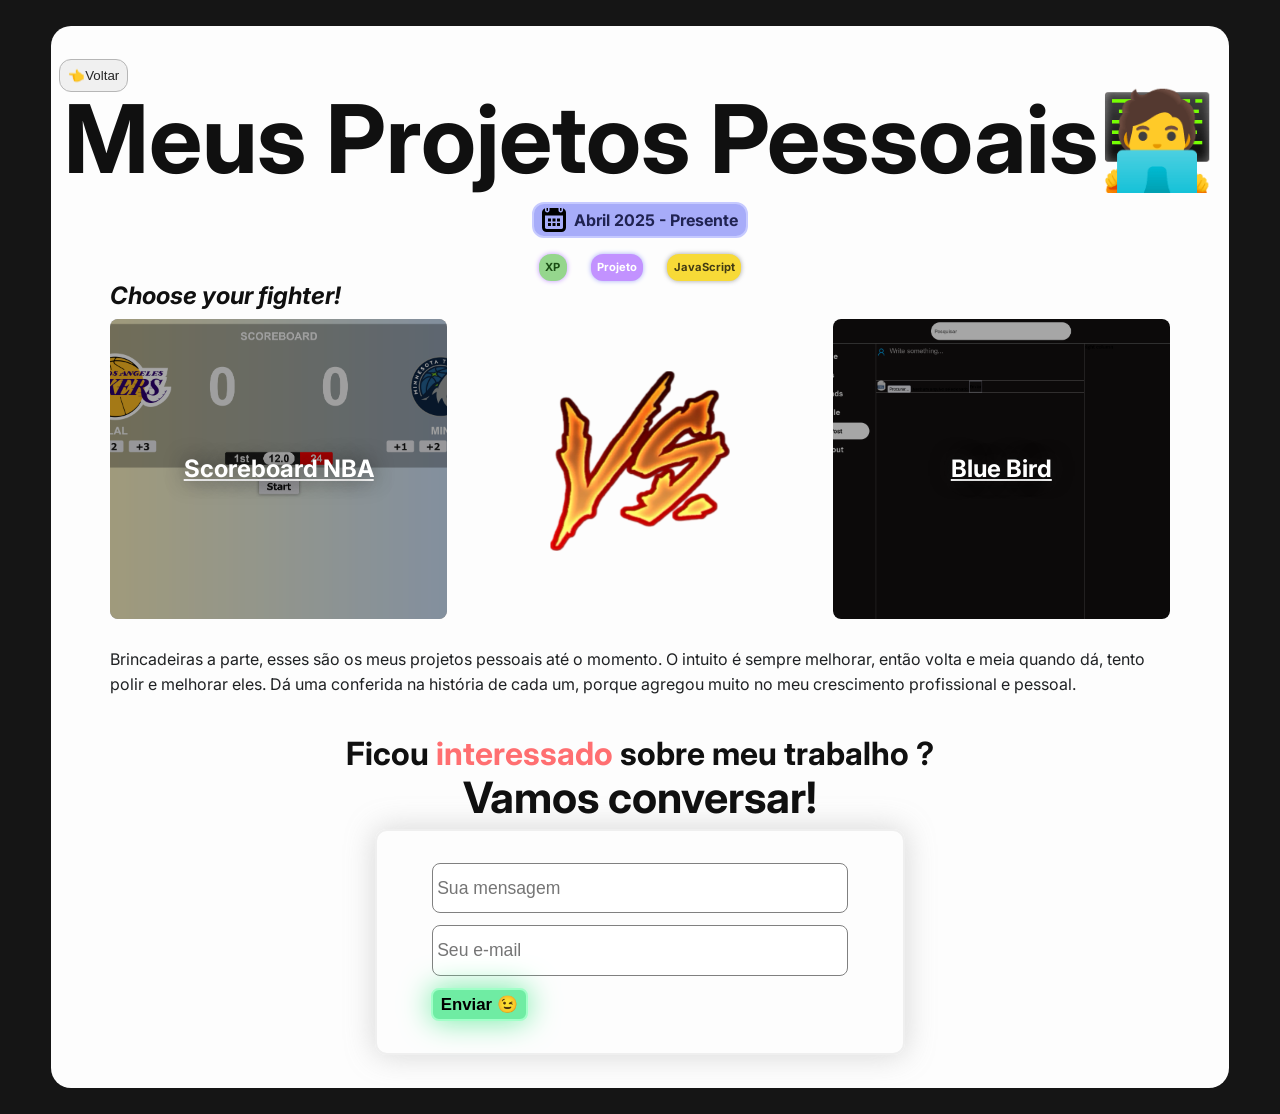
<file: src/projetos-pessoais.html>
<!DOCTYPE HTML>
<html lang="pt-br">
    <header>
        <meta charset="UTF-8">
        <meta name="viewport" content="width=device-width,initial-scale=1.0">
        <link rel="stylesheet" href="https://baronemarbles.github.io/Marbles.dev/src/css/projetos-pessoais.css">
        <link rel="preconnect" href="https://fonts.googleapis.com">
        <link rel="preconnect" href="https://fonts.gstatic.com" crossorigin>
        <link href="https://fonts.googleapis.com/css2?family=Inter:ital,opsz,wght@0,14..32,100..900;1,14..32,100..900&display=swap" rel="stylesheet">
        <title>Projetos Pessoais</title>
    </header>
    <body>
        <div class="root">
            <div class="head-content">
                <a href="../index.html"><button class="botao-voltar">&#128072Voltar</button></a>

                <h1>Meus Projetos Pessoais🧑‍💻</h1>
                <br>
                
                <div class="duracao-container">
                    <img src="./assets/calendarioSVG.svg" alt="imagem SVG de um calendário">
                    <h4>Abril 2025 - Presente</h4>
                </div>    

                <div class="badges-container d-flex">
                    <div class="first-row row d-flex">
                        <div class="badge" id="xp-badge" style="--highlight:#c292ff">XP</div>
                        <div class="badge" id="projeto-badge" style="--highlight:#a7acf9">Projeto</div>
                        <div class="badge" id="javascript-badge" style="--highlight:#a3a3a3">JavaScript</div>
                    </div>                
                </div>
            </div>
            <div class="recuo-padrao" id="descricao-section">
                <h3><em>Choose your fighter!</em></h3>
                
                <div class="container-projetos-wordpress">
                    <div class="container-identidades-visuais" id="scrimba">
                        <img class="identidades-visuais"src="./assets/projetos-pessoais/scoreBoard-NBA/Scoreboard-home.png" alt="imagem da primeira seção do projeto de estudo do curso de JavaScript da 'Scrimba'">
                        <h3><a href="./experiencias/projetos-pessoais/scrimba-javascript.html">Scoreboard NBA</a></h3>
                    </div>

                    <div class="container-versus">
                        <img id="logoMK"src="./assets/mKombatVersus.png" alt="Logo representando o 'player Versus player' do Mortal Kombat">
                    </div>

                    <div class="container-identidades-visuais" id="bleBird">
                        <img class="identidades-visuais"src="./assets/projetos-pessoais/blueBird/blueBird-home.png" alt="imagem da primeira seção do site de objeto de estudo 'bluebird'">
                        <h3><a href="./experiencias/projetos-pessoais/blue-bird.html">Blue Bird</a></h3>
                    </div>
                </div>
                <br>
                <p>Brincadeiras a parte, esses são os meus projetos pessoais até o momento. O intuito é sempre melhorar, então volta e meia quando dá, tento polir e melhorar eles. Dá uma conferida na história de cada um, porque agregou muito no meu crescimento profissional e pessoal.</p>
                <br>

            <footer>
                <h2 class="titulos-secao" id="titulo-secao-email">Ficou <a>interessado</a> sobre meu trabalho ?</h2>
                <h2 class="titulos-secao" id="titulo-secao-email-destaque">Vamos conversar!</h2>
                <div class="form-container">
                    <form class=" formulario d-flex" action="https://formsubmit.co/5d43cd76a6474870756ec90a44165499" method="POST">
                        <input type="hidden" name="_subject" value="Novo envio do formulário do Portifolio!">
                        <input type="hidden" name="_blacklist" value="Sua conta foi suspensa/bloqueada. Clique aqui para atualizar,Verifique sua identidade agora ou perderá o acesso,Sua conta tem um login suspeito">
                        <input type="text" name="name" placeholder="Sua mensagem">
                        <input type="email" name="email" placeholder="Seu e-mail" required>
                        <button type="submit">Enviar &#128521</button>
                        <input type="hidden" name="_autoresponse" value="Obrigado por entrar em contato! Em breve o responderei.">
                        <input type="hidden" name="_next" value="http://127.0.0.1:5501/thx-page.html">
                    </form> 
                </div>
            </footer>
        </div>
    </body>
    

    <script src="./js/fatosefontes.js"></script>
</html>
</file>
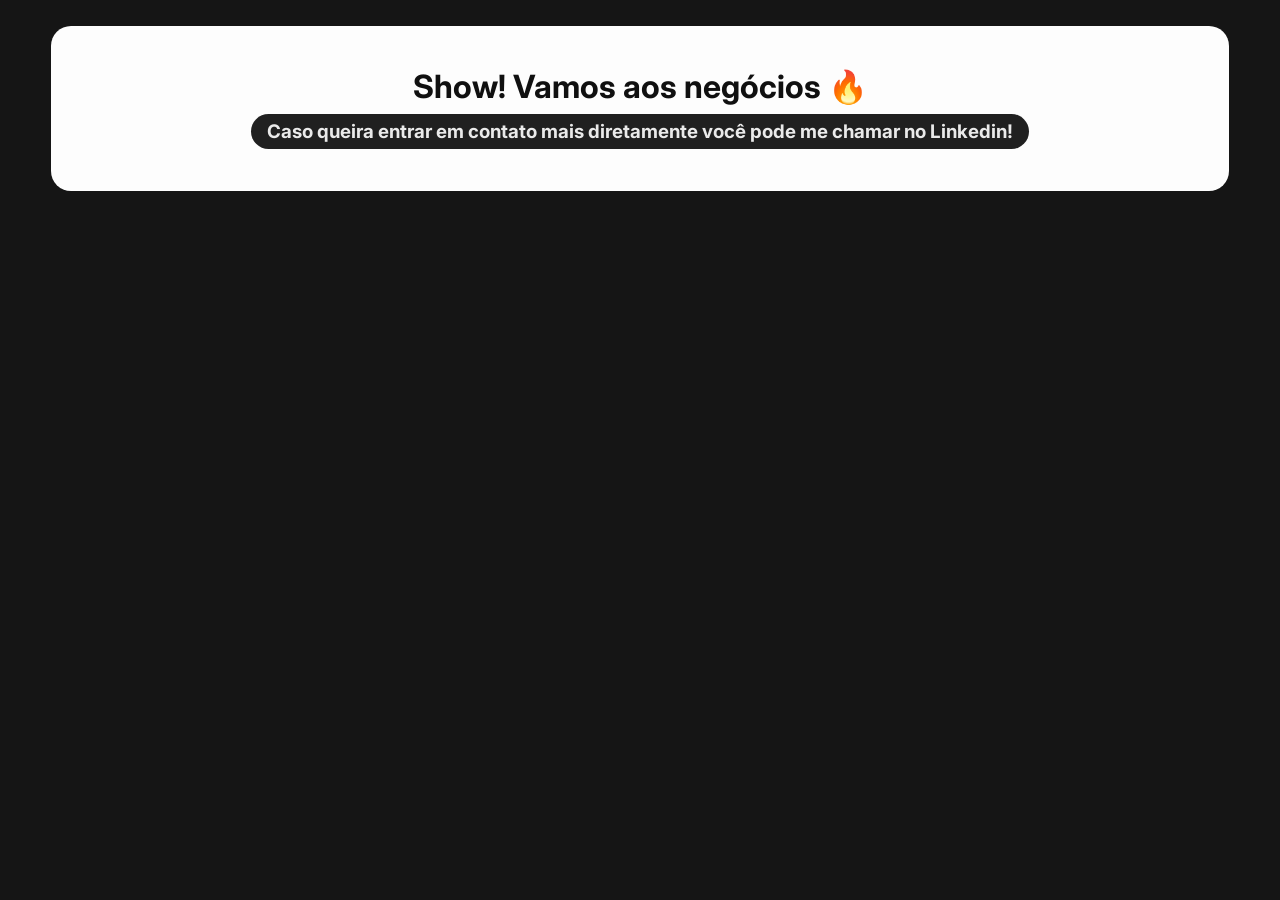
<file: src/thx-page.html>
<!DOCTYPE HTML>
<html lang="pt-br">
    <header>
        <meta charset="UTF-8">
        <meta name="viewport" content="width=device-width,initial-scale=1.0">
        <link rel="stylesheet" href="https://baronemarbles.github.io/Marbles.dev/src/thx.css">
        <link rel="preconnect" href="https://fonts.googleapis.com">
        <link rel="preconnect" href="https://fonts.gstatic.com" crossorigin>
        <link href="https://fonts.googleapis.com/css2?family=Inter:ital,opsz,wght@0,14..32,100..900;1,14..32,100..900&display=swap" rel="stylesheet">
        <title>Obrigado!</title>
    </header>
    <body>
        <div class="root">
            <div class="head-content">
                <h2>Show! Vamos aos negócios &#128293</h2>

                <h3>Caso queira entrar em contato mais diretamente você pode me chamar no Linkedin!</h3>
                
            </div>
        </div>
    </body>
    <footer></footer>

    <script src="./main.js"></script>
</html>
</file>
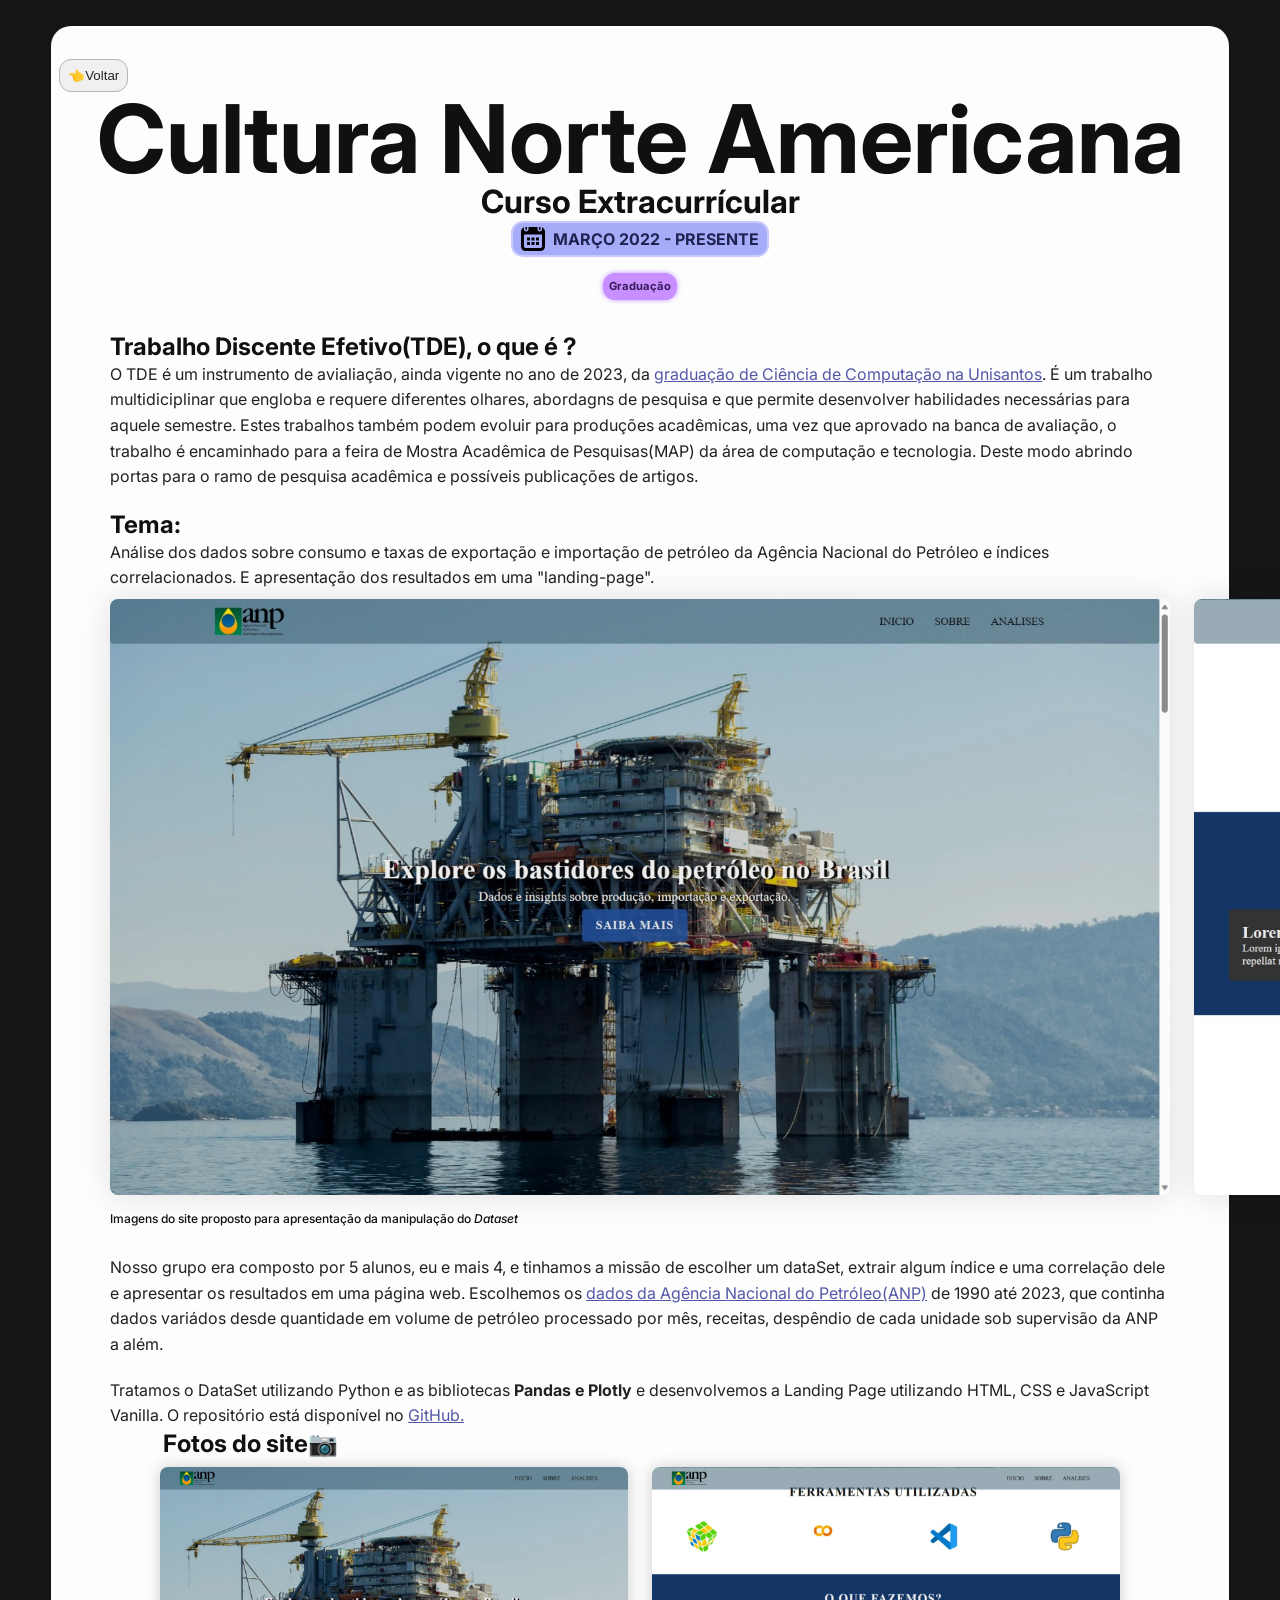
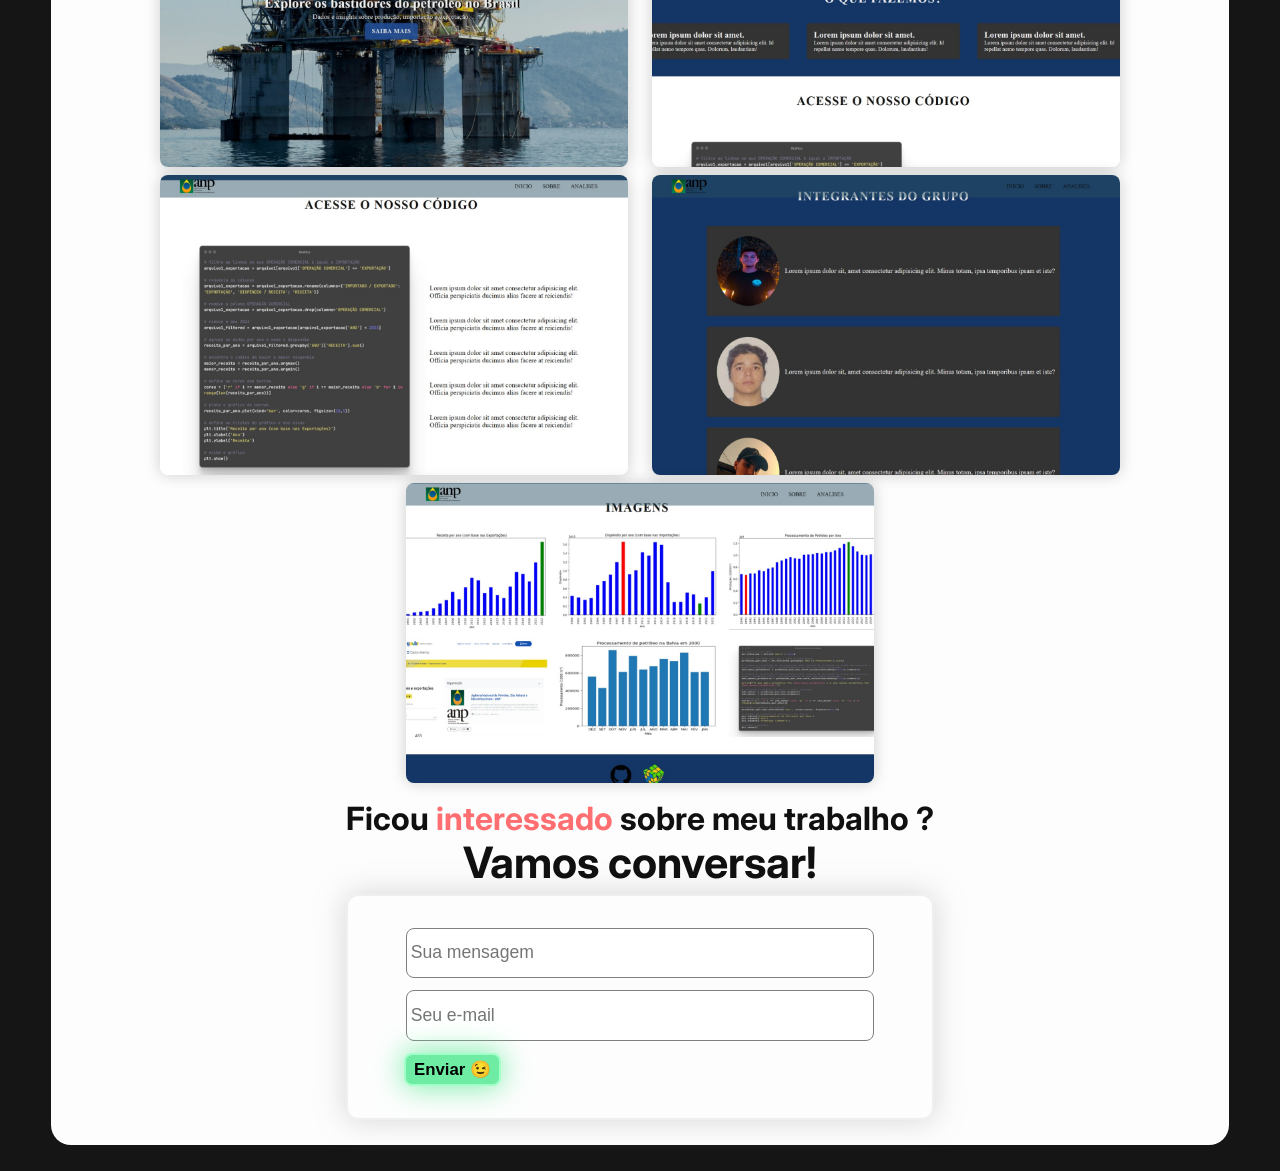
<file: src/formacao/cna.html>
<!DOCTYPE HTML>
<html lang="pt-br">
    <header>
        <meta charset="UTF-8">
        <meta name="viewport" content="width=device-width,initial-scale=1.0">
        <link rel="stylesheet" href="https://baronemarbles.github.io/Marbles.dev/src/css/petroleo.css">
        <link rel="preconnect" href="https://fonts.googleapis.com">
        <link rel="preconnect" href="https://fonts.gstatic.com" crossorigin>
        <link href="https://fonts.googleapis.com/css2?family=Inter:ital,opsz,wght@0,14..32,100..900;1,14..32,100..900&display=swap" rel="stylesheet">
        <title>Curso CNA</title>
    </header>
    <body>
        <div class="root">
            <div class="head-content">
                <a href="https://baronemarbles.github.io/Marbles.dev/index.html"><button class="botao-voltar">&#128072Voltar</button></a>

                <h1>Cultura Norte Americana</h1>
                <h2>Curso Extracurrícular</h2>
                
                <div class="duracao-container">
                    <img src="https://baronemarbles.github.io/Marbles.dev/src/assets/calendarioSVG.svg" alt="imagem SVG de um calendário">
                    <h4>MARÇO 2022 - PRESENTE</h4>
                </div>    

                <div class="badges-container d-flex">
                    <div class="first-row row d-flex">
                        <div class="badge" id="graduacao-badge" style="--highlight:#c292ff">Graduação</div>
                    </div>
                    
                </div>
            </div>

            <div class="recuo-padrao" id="descricao-section" style="margin-top: 2rem";>
                <h3>Trabalho Discente Efetivo(TDE), o que é ?</h3>

                <div class="container-projeto-previsao">
                    <p>O TDE é um instrumento de avialiação, ainda vigente no ano de 2023, da <a href="https://baronemarbles.github.io/Marbles.dev/src/formacao/unisantos.html">graduação de Ciência de Computação na Unisantos</a>. É um trabalho multidiciplinar que engloba e requere diferentes olhares, abordagns de pesquisa e  que permite desenvolver habilidades necessárias para aquele semestre. Estes trabalhos também podem evoluir para produções acadêmicas, uma vez que aprovado na banca de avaliação, o trabalho é encaminhado para a feira de Mostra Acadêmica de Pesquisas(MAP) da área de computação e tecnologia. Deste modo abrindo portas para o ramo de pesquisa acadêmica e possíveis publicações de artigos. </p>
                    
                    <br>

                    <h3>Tema: </h3>
                    <p style="margin-bottom: var(--qtd-margem-entre-sessao);">Análise dos dados sobre consumo e taxas de exportação e importação de petróleo da Agência Nacional do Petróleo e índices correlacionados. E apresentação dos resultados em uma "landing-page".</p>
                    <div class="container-identidades-visuais d-flex" id="projeto-academico-anp-designs">
                        <img class="identidades-visuais" id="home-1" src="https://baronemarbles.github.io/Marbles.dev/src/assets/projetos-academicos/anp-site/1.jpeg" alt="Tela da primeira sessão site de apersentação dos resultados da manipulação do dataSet" style="box-shadow:0 0 30px rgba(20,20,20,.125);">
                        <img class="identidades-visuais" id="home-2" src="https://baronemarbles.github.io/Marbles.dev/src/assets/projetos-academicos/anp-site/2.jpg" alt="Tela da segunda sessão site de apersentação dos resultados da manipulação do dataSet" style="box-shadow:0 0 30px rgba(20,20,20,.125);">                       
                    </div>
                    <div class="container-legenda">
                            <small>Imagens do site proposto para apresentação da manipulação do <em>Dataset</em></small>
                    </div>
                    <br>
    
                    <p>Nosso grupo era composto por 5 alunos, eu e mais 4, e tinhamos a missão de escolher um dataSet, extrair algum índice e uma correlação dele e apresentar os resultados em uma página web. Escolhemos os <a href="https://www.gov.br/anp/pt-br/centrais-de-conteudo/dados-abertos/importacoes-e-exportacoes">dados da Agência Nacional do Petróleo(ANP)</a> de 1990 até 2023, que continha dados variádos desde quantidade em volume de petróleo processado por mês, receitas, despêndio de cada unidade sob supervisão da ANP a além.</p>
                    <br>
                    <p>Tratamos o DataSet utilizando Python e as bibliotecas <b>Pandas e Plotly</b> e desenvolvemos a Landing Page utilizando HTML, CSS e JavaScript Vanilla. O repositório está disponível no <a href="https://github.com/baronemarbles/SiteAcessivel/">GitHub.</a></p>
                </div>

                <div id="fotos-section">
                
                    <h3 class="recuo-padrao title-media-section">Fotos do site&#128247</h3>
        
                    <div class="container-fotos-projeto d-grid" id="coletanea-fatosefontes">
                        <div class="grid-offset" id="left-side-grid">
        
                        </div>
                        
                        <div id="content-grid">
                            <div class="row d-flex" id="first-row">
                                <div class="container-foto" id="foto-1"><img src="https://baronemarbles.github.io/Marbles.dev/src/assets/projetos-academicos/anp-site/1.jpeg" alt="imagem de uma seção do site do Jornal Local Santos"></div>
                                <div class="container-foto" id="foto-2"><img src="https://baronemarbles.github.io/Marbles.dev/src/assets/projetos-academicos/anp-site/2.jpg" alt="imagem de uma seção do site do Jornal Local Santos"></div>
                            </div>
        
                            <div class="row d-flex" id="second-row">
                                <div class="container-foto" id="foto-3"><img src="https://baronemarbles.github.io/Marbles.dev/src/assets/projetos-academicos/anp-site/3.jpg" alt="imagem de uma seção do site do Jornal Local Santos"></div>
                                <div class="container-foto" id="foto-4"><img src="https://baronemarbles.github.io/Marbles.dev/src/assets/projetos-academicos/anp-site/4.jpg" alt="imagem de uma seção do site do Jornal Local Santos"></div>
                            </div>
        
                            <div class="row d-flex" id="third-row">
                                <div class="container-foto" id="foto-5"><img src="https://baronemarbles.github.io/Marbles.dev/src/assets/projetos-academicos/anp-site/5.jpg" alt="imagem de uma seção do site do Jornal Local Santos"></div>
                            </div>
                        </div>
        
                        <div class="grid-offset" id="right-side-grid"></div>
        
                    </div>
                </div>
            </div>


            <footer>
                <h2 class="titulos-secao" id="titulo-secao-email">Ficou <a>interessado</a> sobre meu trabalho ?</h2>
                <h2 class="titulos-secao" id="titulo-secao-email-destaque">Vamos conversar!</h2>
                <div class="form-container">
                    <form class=" formulario d-flex" action="https://formsubmit.co/5d43cd76a6474870756ec90a44165499" method="POST">
                        <input type="hidden" name="_subject" value="Novo envio do formulário do Portifolio!">
                        <input type="hidden" name="_blacklist" value="Sua conta foi suspensa/bloqueada. Clique aqui para atualizar,Verifique sua identidade agora ou perderá o acesso,Sua conta tem um login suspeito">
                        <input type="text" name="name" placeholder="Sua mensagem">
                        <input type="email" name="email" placeholder="Seu e-mail" required>
                        <button type="submit">Enviar &#128521</button>
                        <input type="hidden" name="_autoresponse" value="Obrigado por entrar em contato! Em breve o responderei.">
                        <input type="hidden" name="_next" value="http://127.0.0.1:5501/thx-page.html">
                    </form> 
                </div>
            </footer>
        </div>
    </body>
    

    <script src="/src/js/fatosefontes.js"></script>
</html>
</file>
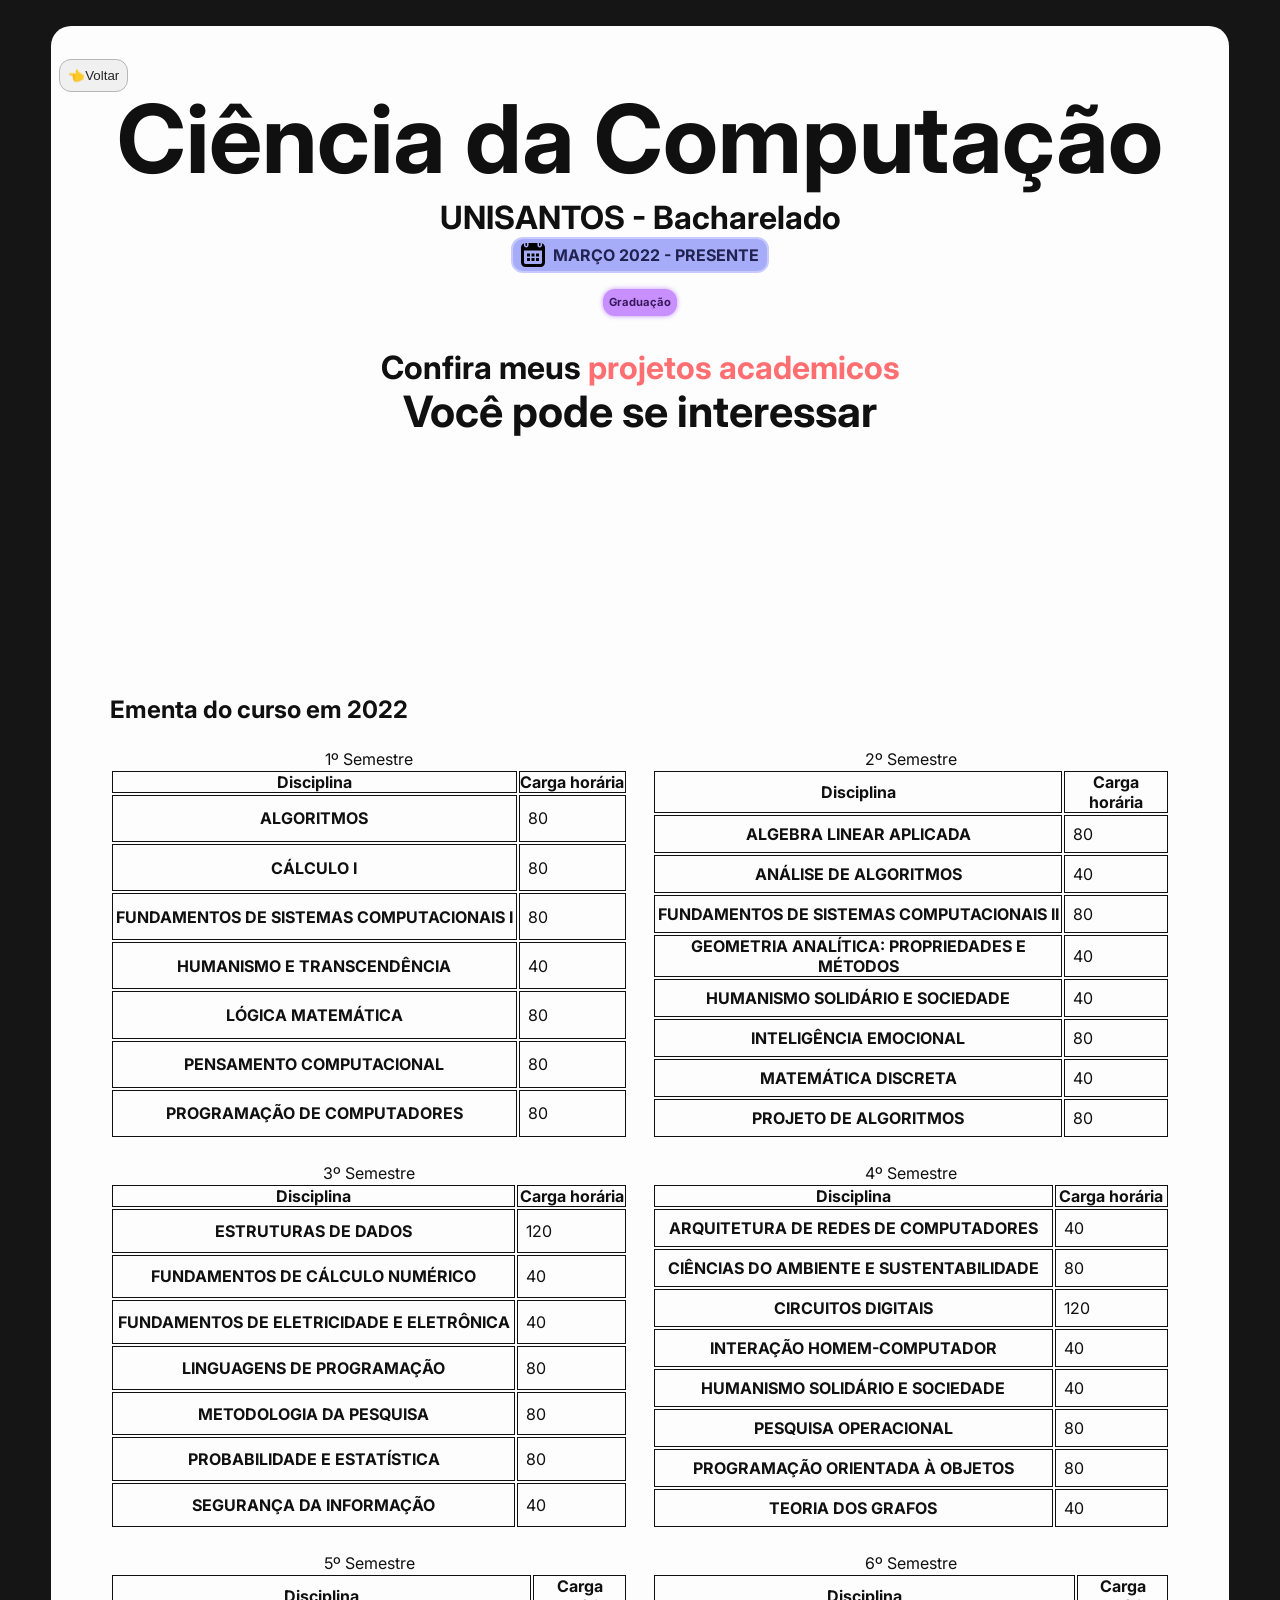
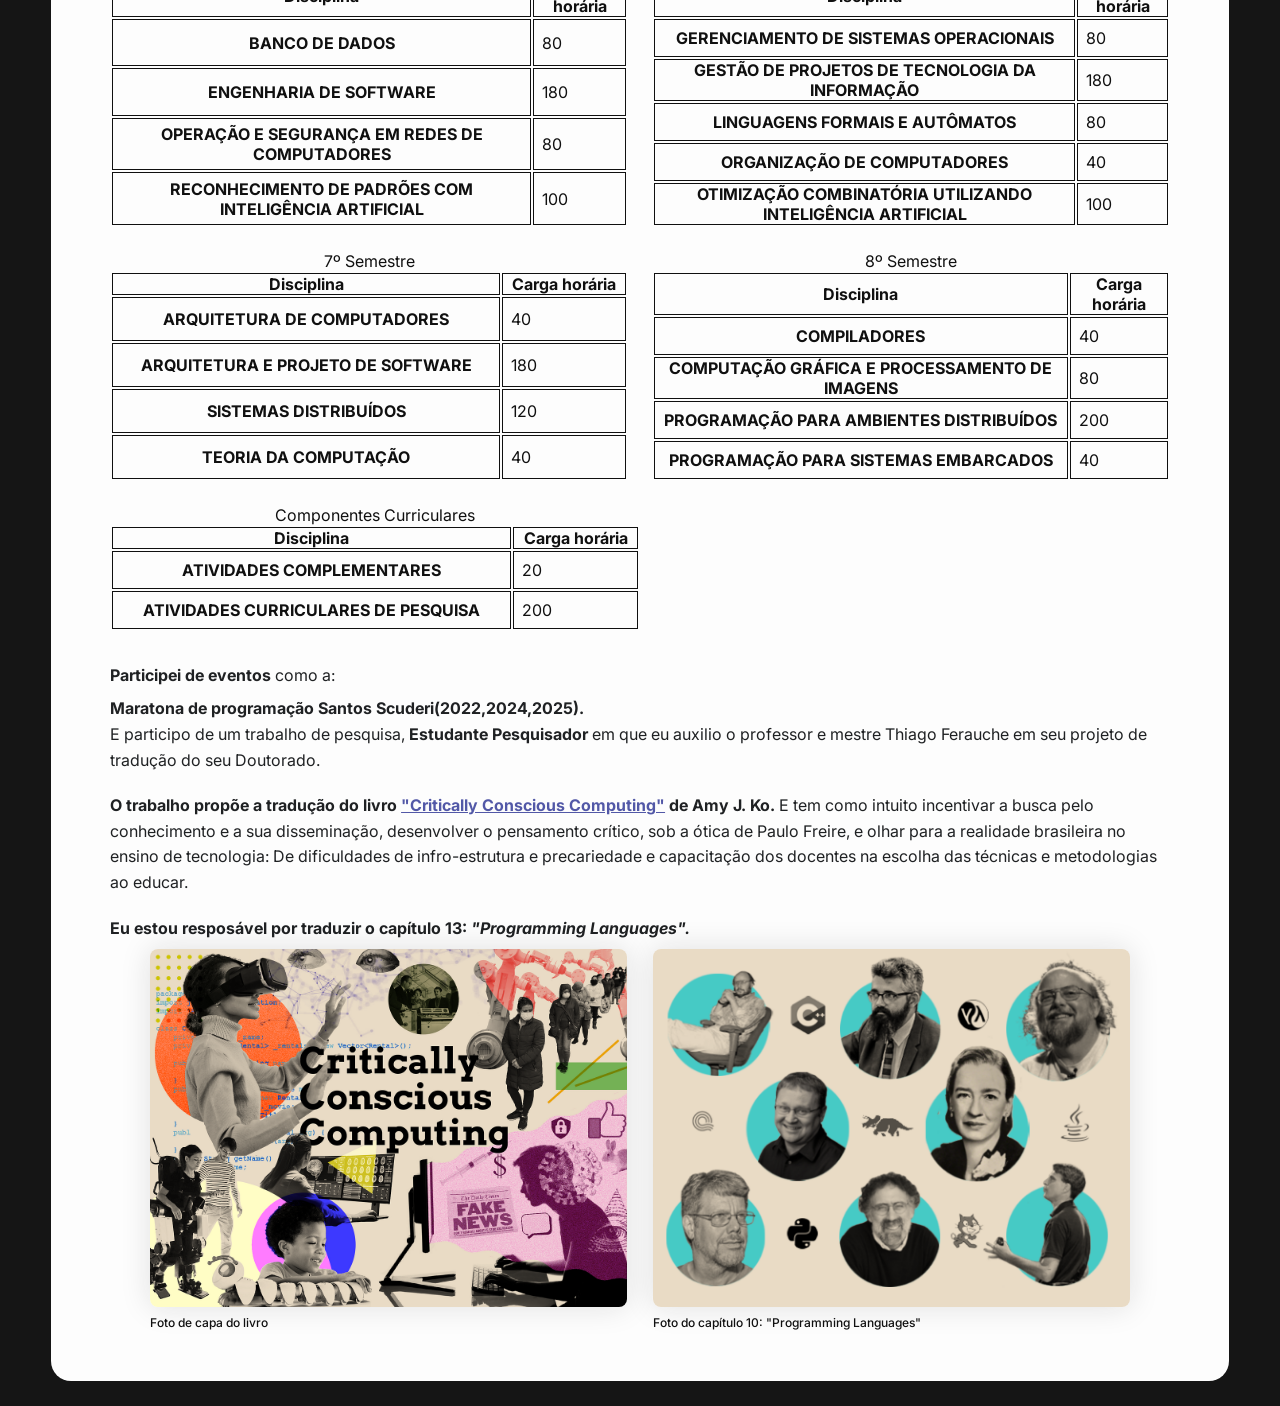
<file: src/formacao/unisantos.html>
<!DOCTYPE HTML>
<html lang="pt-br">
    <header>
        <meta charset="UTF-8">
        <meta name="viewport" content="width=device-width,initial-scale=1.0">
        <link rel="stylesheet" href="https://baronemarbles.github.io/Marbles.dev/src/css/unisantos.css">
        <link rel="preconnect" href="https://fonts.googleapis.com">
        <link rel="preconnect" href="https://fonts.gstatic.com" crossorigin>
        <link href="https://fonts.googleapis.com/css2?family=Inter:ital,opsz,wght@0,14..32,100..900;1,14..32,100..900&display=swap" rel="stylesheet">
        <title>Graduação Unisantos</title>
    </header>
    <body>
        <div class="root">
            <div class="head-content">
                <a href="https://baronemarbles.github.io/Marbles.dev/index.html"><button class="botao-voltar">&#128072Voltar</button></a>

                <h1>Ciência da Computação</h1>
                <h2>UNISANTOS - Bacharelado</h2>
                
                <div class="duracao-container">
                    <img src="https://baronemarbles.github.io/Marbles.dev/src/assets/calendarioSVG.svg" alt="imagem SVG de um calendário">
                    <h4>MARÇO 2022 - PRESENTE</h4>
                </div>    

                <div class="badges-container d-flex">
                    <div class="first-row row d-flex">
                        <div class="badge" id="graduacao-badge" style="--highlight:#c292ff">Graduação</div>
                    </div>
                    
                </div>
            </div>
            <div class="projetos-academicos-section" style="margin-top: 2rem;">
                <h2 class="titulos-secao" id="titulo-secao-email">Confira meus <a>projetos academicos</a></h2>
                <h2 class="titulos-secao" id="titulo-secao-email-destaque">Você pode se interessar</h2>
                    
                <div class="projetos-container">
                    <div class="projeto" id="projetos-academicos-anp" style="--position:1">
                        <a href="https://baronemarbles.github.io/Marbles.dev/src/formacao/projetos-academicos/petroleo.html">
                            <h3>Correlacionamento de dados ANP</h3>
                            <img draggable=false src="https://baronemarbles.github.io/Marbles.dev/src/assets/projetos-academicos/anp-site/1.jpeg" alt="imagem do projeto acadêmico do 4o semestre da graduação">
                        </a>
                    </div>
                    <div class="projeto" id="projetos-academicos-pessoais"style="--position:2">
                        <a href="https://baronemarbles.github.io/Marbles.dev/src/formacao/projetos-academicos/ia.html">
                            <h3>Machine Learning: Linguagem Natural</h3>
                            <img draggable=false src="https://baronemarbles.github.io/Marbles.dev/src/assets/projetos-academicos/ia/machineLearningProject.jpeg" alt="imagem do projeto acadêmico do 6o semestre da graduação">
                        </a>
                    </div>
                    <div class="projeto" id="exercicios-java"style="--position:3">
                        <a href="https://github.com/baronemarbles/exercicios-fixacao-java">
                            <h3>Exercícios de fixação em Java</h3>
                            <img draggable=false src="https://baronemarbles.github.io/Marbles.dev/src/assets/projetos-pessoais/fixacao-java/java-practice-repo.png" alt="imagem do repositório do github das minha soluções de listas de exercícios de fixação da linguagem de programação Java">
                        </a>
                    </div>
    
                </div>
            </div>


            <div class="recuo-padrao" id="descricao-section" style="margin-top: 2rem;">

                <div class="container-ementa-curso d-flex">
                    <h3>Ementa do curso em 2022</h3>
                    <div class="row ano" id="primeiro-ano">
                        <table class="tabela-ementa">
                            <caption>1º Semestre</caption>
                            <thead>
                                <tr>
                                    <th>Disciplina</th>
                                    <th>Carga horária</th>
                                </tr>
                            </thead>
                            <tbody>
                                <tr>
                                    <th scope="row">ALGORITMOS</th>
                                    <td>80</td>
                                </tr>
                                <tr>
                                    <th scope="row">CÁLCULO I</th>
                                    <td>80</td>
                                </tr>
                                <tr>
                                    <th scope="row">FUNDAMENTOS DE SISTEMAS COMPUTACIONAIS I</th>
                                    <td>80</td>
                                </tr>
                                <tr>
                                    <th scope="row">HUMANISMO E TRANSCENDÊNCIA</th>
                                    <td>40</td>
                                </tr>
                                <tr>
                                    <th scope="row">LÓGICA MATEMÁTICA</th>
                                    <td>80</td>
                                </tr>
                                <tr>
                                    <th scope="row">PENSAMENTO COMPUTACIONAL</th>
                                    <td>80</td>
                                </tr>
                                <tr>
                                    <th scope="row">PROGRAMAÇÃO DE COMPUTADORES</th>
                                    <td>80</td>
                                </tr>
                            </tbody>
                        </table>

                        <table class="tabela-ementa">
                            <caption>2º Semestre</caption>
                            <thead>
                                <tr>
                                    <th>Disciplina</th>
                                    <th>Carga horária</th>
                                </tr>
                            </thead>
                            <tbody>
                                <tr>
                                    <th scope="row">ALGEBRA LINEAR APLICADA</th>
                                    <td>80</td>
                                </tr>
                                <tr>
                                    <th scope="row">ANÁLISE DE ALGORITMOS</th>
                                    <td>40</td>
                                </tr>
                                <tr>
                                    <th scope="row">FUNDAMENTOS DE SISTEMAS COMPUTACIONAIS II</th>
                                    <td>80</td>
                                </tr>
                                <tr>
                                    <th scope="row">GEOMETRIA ANALÍTICA: PROPRIEDADES E MÉTODOS</th>
                                    <td>40</td>
                                </tr>
                                <tr>
                                    <th scope="row">HUMANISMO SOLIDÁRIO E SOCIEDADE</th>
                                    <td>40</td>
                                </tr>
                                <tr>
                                    <th scope="row">INTELIGÊNCIA EMOCIONAL</th>
                                    <td>80</td>
                                </tr>
                                <tr>
                                    <th scope="row">MATEMÁTICA DISCRETA</th>
                                    <td>40</td>
                                </tr>
                                <tr>
                                    <th scope="row">PROJETO DE ALGORITMOS</th>
                                    <td>80</td>
                                </tr>
                            </tbody>
                        </table>

                    </div>
                    <div class="row ano" id="segundo-ano">
                        <table class="tabela-ementa">
                            <caption>3º Semestre</caption>
                            <thead>
                                <tr>
                                    <th>Disciplina</th>
                                    <th>Carga horária</th>
                                </tr>
                            </thead>
                            <tbody>
                                <tr>
                                    <th scope="row">ESTRUTURAS DE DADOS</th>
                                    <td>120</td>
                                </tr>
                                <tr>
                                    <th scope="row">FUNDAMENTOS DE CÁLCULO NUMÉRICO</th>
                                    <td>40</td>
                                </tr>
                                <tr>
                                    <th scope="row">FUNDAMENTOS DE ELETRICIDADE E ELETRÔNICA</th>
                                    <td>40</td>
                                </tr>
                                <tr>
                                    <th scope="row">LINGUAGENS DE PROGRAMAÇÃO</th>
                                    <td>80</td>
                                </tr>
                                <tr>
                                    <th scope="row">METODOLOGIA DA PESQUISA</th>
                                    <td>80</td>
                                </tr>
                                <tr>
                                    <th scope="row">PROBABILIDADE E ESTATÍSTICA</th>
                                    <td>80</td>
                                </tr>
                                <tr>
                                    <th scope="row">SEGURANÇA DA INFORMAÇÃO</th>
                                    <td>40</td>
                                </tr>
                            </tbody>
                        </table>

                        <table class="tabela-ementa">
                            <caption>4º Semestre</caption>
                            <thead>
                                <tr>
                                    <th>Disciplina</th>
                                    <th>Carga horária</th>
                                </tr>
                            </thead>
                            <tbody>
                                <tr>
                                    <th scope="row">ARQUITETURA DE REDES DE COMPUTADORES</th>
                                    <td>40</td>
                                </tr>
                                <tr>
                                    <th scope="row">CIÊNCIAS DO AMBIENTE E SUSTENTABILIDADE</th>
                                    <td>80</td>
                                </tr>
                                <tr>
                                    <th scope="row">CIRCUITOS DIGITAIS</th>
                                    <td>120</td>
                                </tr>
                                <tr>
                                    <th scope="row">INTERAÇÃO HOMEM-COMPUTADOR</th>
                                    <td>40</td>
                                </tr>
                                <tr>
                                    <th scope="row">HUMANISMO SOLIDÁRIO E SOCIEDADE</th>
                                    <td>40</td>
                                </tr>
                                <tr>
                                    <th scope="row">PESQUISA OPERACIONAL</th>
                                    <td>80</td>
                                </tr>
                                <tr>
                                    <th scope="row">PROGRAMAÇÃO ORIENTADA À OBJETOS</th>
                                    <td>80</td>
                                </tr>
                                <tr>
                                    <th scope="row">TEORIA DOS GRAFOS</th>
                                    <td>40</td>
                                </tr>
                            </tbody>
                        </table>
                    </div>
                    <div class="row ano" id="terceiro-ano">
                        <table class="tabela-ementa">
                            <caption>5º Semestre</caption>
                            <thead>
                                <tr>
                                    <th>Disciplina</th>
                                    <th>Carga horária</th>
                                </tr>
                            </thead>
                            <tbody>
                                <tr>
                                    <th scope="row">BANCO DE DADOS</th>
                                    <td>80</td>
                                </tr>
                                <tr>
                                    <th scope="row">ENGENHARIA DE SOFTWARE</th>
                                    <td>180</td>
                                </tr>
                                <tr>
                                    <th scope="row">OPERAÇÃO E SEGURANÇA EM REDES DE COMPUTADORES</th>
                                    <td>80</td>
                                </tr>
                                <tr>
                                    <th scope="row">RECONHECIMENTO DE PADRÕES COM INTELIGÊNCIA ARTIFICIAL</th>
                                    <td>100</td>
                                </tr>
                            </tbody>
                        </table>

                        <table class="tabela-ementa">
                            <caption>6º Semestre</caption>
                            <thead>
                                <tr>
                                    <th>Disciplina</th>
                                    <th>Carga horária</th>
                                </tr>
                            </thead>
                            <tbody>
                                <tr>
                                    <th scope="row">GERENCIAMENTO DE SISTEMAS OPERACIONAIS</th>
                                    <td>80</td>
                                </tr>
                                <tr>
                                    <th scope="row">GESTÃO DE PROJETOS DE TECNOLOGIA DA INFORMAÇÃO</th>
                                    <td>180</td>
                                </tr>
                                <tr>
                                    <th scope="row">LINGUAGENS FORMAIS E AUTÔMATOS</th>
                                    <td>80</td>
                                </tr>
                                <tr>
                                    <th scope="row">ORGANIZAÇÃO DE COMPUTADORES</th>
                                    <td>40</td>
                                </tr>
                                <tr>
                                    <th scope="row">OTIMIZAÇÃO COMBINATÓRIA UTILIZANDO INTELIGÊNCIA ARTIFICIAL</th>
                                    <td>100</td>
                                </tr>
                            </tbody>
                        </table>
                    </div>
                    <div class="row ano" id="quarto-ano">
                        <table class="tabela-ementa">
                            <caption>7º Semestre</caption>
                            <thead>
                                <tr>
                                    <th>Disciplina</th>
                                    <th>Carga horária</th>
                                </tr>
                            </thead>
                            <tbody>
                                <tr>
                                    <th scope="row">ARQUITETURA DE COMPUTADORES</th>
                                    <td>40</td>
                                </tr>
                                <tr>
                                    <th scope="row">ARQUITETURA E PROJETO DE SOFTWARE</th>
                                    <td>180</td>
                                </tr>
                                <tr>
                                    <th scope="row">SISTEMAS DISTRIBUÍDOS</th>
                                    <td>120</td>
                                </tr>
                                <tr>
                                    <th scope="row">TEORIA DA COMPUTAÇÃO</th>
                                    <td>40</td>
                                </tr>
                            </tbody>
                        </table>

                        <table class="tabela-ementa">
                            <caption>8º Semestre</caption>
                            <thead>
                                <tr>
                                    <th>Disciplina</th>
                                    <th>Carga horária</th>
                                </tr>
                            </thead>
                            <tbody>
                                <tr>
                                    <th scope="row">COMPILADORES</th>
                                    <td>40</td>
                                </tr>
                                <tr>
                                    <th scope="row">COMPUTAÇÃO GRÁFICA E PROCESSAMENTO DE IMAGENS</th>
                                    <td>80</td>
                                </tr>
                                <tr>
                                    <th scope="row">PROGRAMAÇÃO PARA AMBIENTES DISTRIBUÍDOS</th>
                                    <td>200</td>
                                </tr>
                                <tr>
                                    <th scope="row">PROGRAMAÇÃO PARA SISTEMAS EMBARCADOS</th>
                                    <td>40</td>
                                </tr>
                            </tbody>
                        </table>
                    
                    </div>
                    <div class="componentes-curriculares">
                        <table class="tabela-ementa">
                            <caption>Componentes Curriculares</caption>
                            <thead>
                                <tr>
                                    <th>Disciplina</th>
                                    <th>Carga horária</th>
                                </tr>
                            </thead>
                            <tbody>
                                <tr>
                                    <th scope="row">ATIVIDADES COMPLEMENTARES</th>
                                    <td>20</td>
                                </tr>
                                <tr>
                                    <th scope="row">ATIVIDADES CURRICULARES DE PESQUISA</th>
                                    <td>200</td>
                                </tr>
                            </tbody>
                        </table>
                    </div>
                
                </div>
                
                <div class="descricao-eventos" id="descricao-eventos-cientificos" style="margin-top: 2rem";>
                    <p style="margin-bottom: var(--qtd-margem-entre-sessao);"><b>Participei de eventos</b> como a:</p>
                    <b><p>Maratona de programação Santos Scuderi(2022,2024,2025).</p></b>
                    <p>E participo de um trabalho de pesquisa, <b>Estudante Pesquisador</b> em que eu auxilio o professor e mestre Thiago Ferauche em seu projeto de tradução do seu Doutorado.</p>
                    <br>
                    <p><b>O trabalho propõe a tradução do livro <a href="https://criticallyconsciouscomputing.org/">"Critically Conscious Computing"</a> de Amy J. Ko.</b> E tem como intuito incentivar a busca pelo conhecimento e a sua disseminação, desenvolver o pensamento crítico, sob a ótica de Paulo Freire, e olhar para a realidade brasileira no ensino de tecnologia: De dificuldades de infro-estrutura e precariedade e capacitação dos docentes na escolha das técnicas e metodologias ao educar.</p>
                    <br>
                    <p><b>Eu estou resposável por traduzir o capítulo 13: <em>"Programming Languages".</em></b></p>
                    <div class="container-identidades-visuais d-flex" id="projeto-traducao-livro-designs">
                        <div class="container-fotos-livro d-flex">
                            <img class="identidades-visuais" id="capa-livro" src="https://baronemarbles.github.io/Marbles.dev/src/assets/pesquisa-academica/traducao-livro/capa.png" alt="Capa do livro Critically Conscious Computing de Amy J. Ko." style="box-shadow:0 0 30px rgba(20,20,20,.125);">
                            <small>Foto de capa do livro</small>
                        </div>
                        <div class="container-fotos-livro d-flex">
                            <img class="identidades-visuais" id="capa-capitulo-dez" src="https://baronemarbles.github.io/Marbles.dev/src/assets/pesquisa-academica/traducao-livro/capa-capitulo-dez.png" alt="Capa do capítulo 10 do livro Critically Conscious Computing de Amy J. Ko." style="box-shadow:0 0 30px rgba(20,20,20,.125);">                       
                            <small>Foto do capítulo 10: "Programming Languages"</small>
                        </div>
                    </div>
                </div>
            <footer>
            </footer>
        </div>
    </body>
    

    <script src="https://baronemarbles.github.io/Marbles.dev/src/js/fatosefontes.js"></script>
</html>
</file>
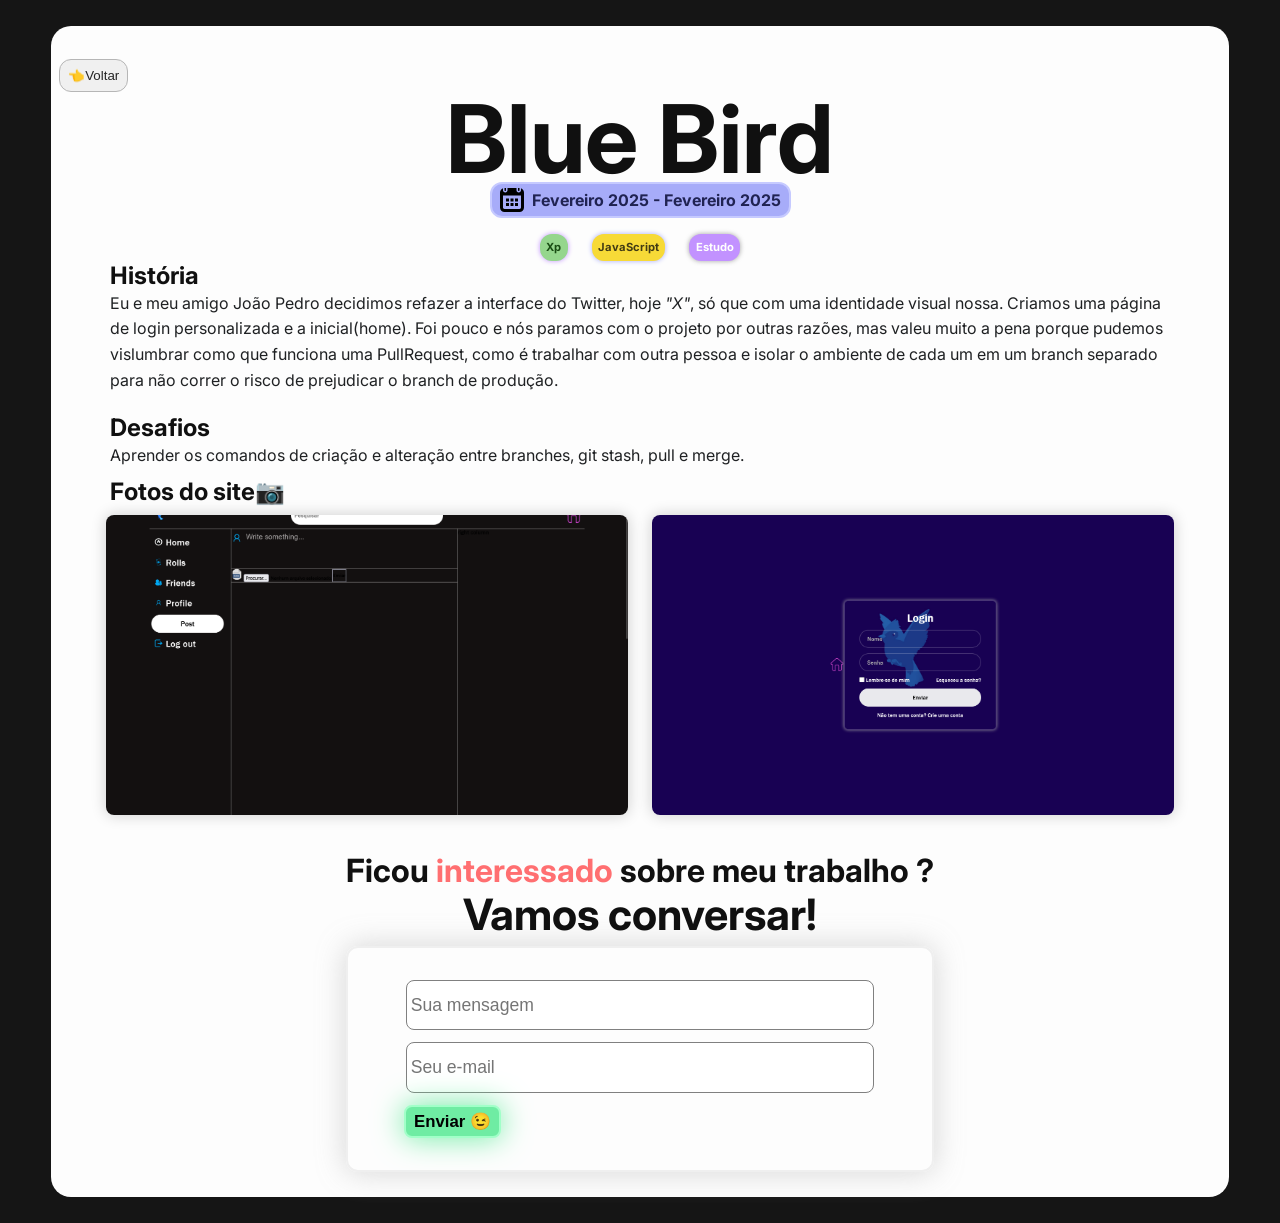
<file: src/experiencias/projetos-pessoais/blue-bird.html>
<!DOCTYPE HTML>
<html lang="pt-br">
    <header>
        <meta charset="UTF-8">
        <meta name="viewport" content="width=device-width,initial-scale=1.0">
        <link rel="stylesheet" href="https://baronemarbles.github.io/Marbles.dev/src/css/blue-bird.css">
        <link rel="preconnect" href="https://fonts.googleapis.com">
        <link rel="preconnect" href="https://fonts.gstatic.com" crossorigin>
        <link href="https://fonts.googleapis.com/css2?family=Inter:ital,opsz,wght@0,14..32,100..900;1,14..32,100..900&display=swap" rel="stylesheet">
        <title>Projeto pessoal-Blue Bird</title>
    </header>
    <body>
        <div class="root">
            <div class="head-content">
                <a href="https://baronemarbles.github.io/Marbles.dev/src/projetos-pessoais.html"><button class="botao-voltar">&#128072Voltar</button></a>

                <h1>Blue Bird</h1>
                <div class="duracao-container">
                    <img src="https://baronemarbles.github.io/Marbles.dev/src/assets/calendarioSVG.svg" alt="imagem SVG de um calendário">
                    <h4>Fevereiro 2025 - Fevereiro 2025</h4>
                </div>    

                <div class="badges-container d-flex">
                    <div class="first-row row d-flex">
                        <div class="badge" id="xp-badge" style="--highlight:#c292ff">Xp</div>
                        <div class="badge" id="javascript-badge" style="--highlight:#a7acf9">JavaScript</div>
                        <div class="badge" id="projeto-badge" style="--highlight:#a3a3a3">Estudo</div>
                    </div>                
                </div>
            </div>
            <div class="recuo-padrao" id="descricao-section">
                <h3>História</h3>
    
                <p>Eu e meu amigo João Pedro decidimos refazer a interface do Twitter, hoje <em>"X"</em>, só que com uma identidade visual nossa. Criamos uma página de login personalizada e a inicial(home). Foi pouco e nós paramos com o projeto por outras razões, mas valeu muito a pena porque pudemos vislumbrar como que funciona uma PullRequest, como é trabalhar com outra pessoa e isolar o ambiente de cada um em um branch separado para não correr o risco de prejudicar o branch de produção.</p>
                <br>

                <h3>Desafios</h3>
                <p>Aprender os comandos de criação e alteração entre branches, git stash, pull e merge.</p>

            </div>
            <div id="fotos-section">
                
                <h3 class="recuo-padrao title-media-section">Fotos do site&#128247</h3>
    
                <div class="container-fotos-projeto d-grid" id="coletanea-fatosefontes">
                    <div class="grid-offset" id="left-side-grid">
    
                    </div>
                    
                    <div id="content-grid">
                        <div class="row d-flex" id="first-row">
                            <div class="container-foto" id="foto-1"><img src="https://baronemarbles.github.io/Marbles.dev/src/assets/projetos-pessoais/blueBird/blueBird-home.png" alt="imagem da página de login do site"></div>
                            <div class="container-foto" id="foto-2"><img src="https://baronemarbles.github.io/Marbles.dev//src/assets/projetos-pessoais/blueBird/blueBird-login.png" alt="imagem da página inicial do site"></div>
                        </div>
                    </div>
    
                    <div class="grid-offset" id="right-side-grid"></div>
    
                </div>
            </div>
            <br>

            <footer>
                <h2 class="titulos-secao" id="titulo-secao-email">Ficou <a>interessado</a> sobre meu trabalho ?</h2>
                <h2 class="titulos-secao" id="titulo-secao-email-destaque">Vamos conversar!</h2>
                <div class="form-container">
                    <form class=" formulario d-flex" action="https://formsubmit.co/5d43cd76a6474870756ec90a44165499" method="POST">
                        <input type="hidden" name="_subject" value="Novo envio do formulário do Portifolio!">
                        <input type="hidden" name="_blacklist" value="Sua conta foi suspensa/bloqueada. Clique aqui para atualizar,Verifique sua identidade agora ou perderá o acesso,Sua conta tem um login suspeito">
                        <input type="text" name="name" placeholder="Sua mensagem">
                        <input type="email" name="email" placeholder="Seu e-mail" required>
                        <button type="submit">Enviar &#128521</button>
                        <input type="hidden" name="_autoresponse" value="Obrigado por entrar em contato! Em breve o responderei.">
                        <input type="hidden" name="_next" value="http://127.0.0.1:5501/thx-page.html">
                    </form> 
                </div>
            </footer>
        </div>
    </body>
    

    <script src="https://baronemarbles.github.io/Marbles.dev/src/js/fatosefontes.js"></script>
</html>
</file>
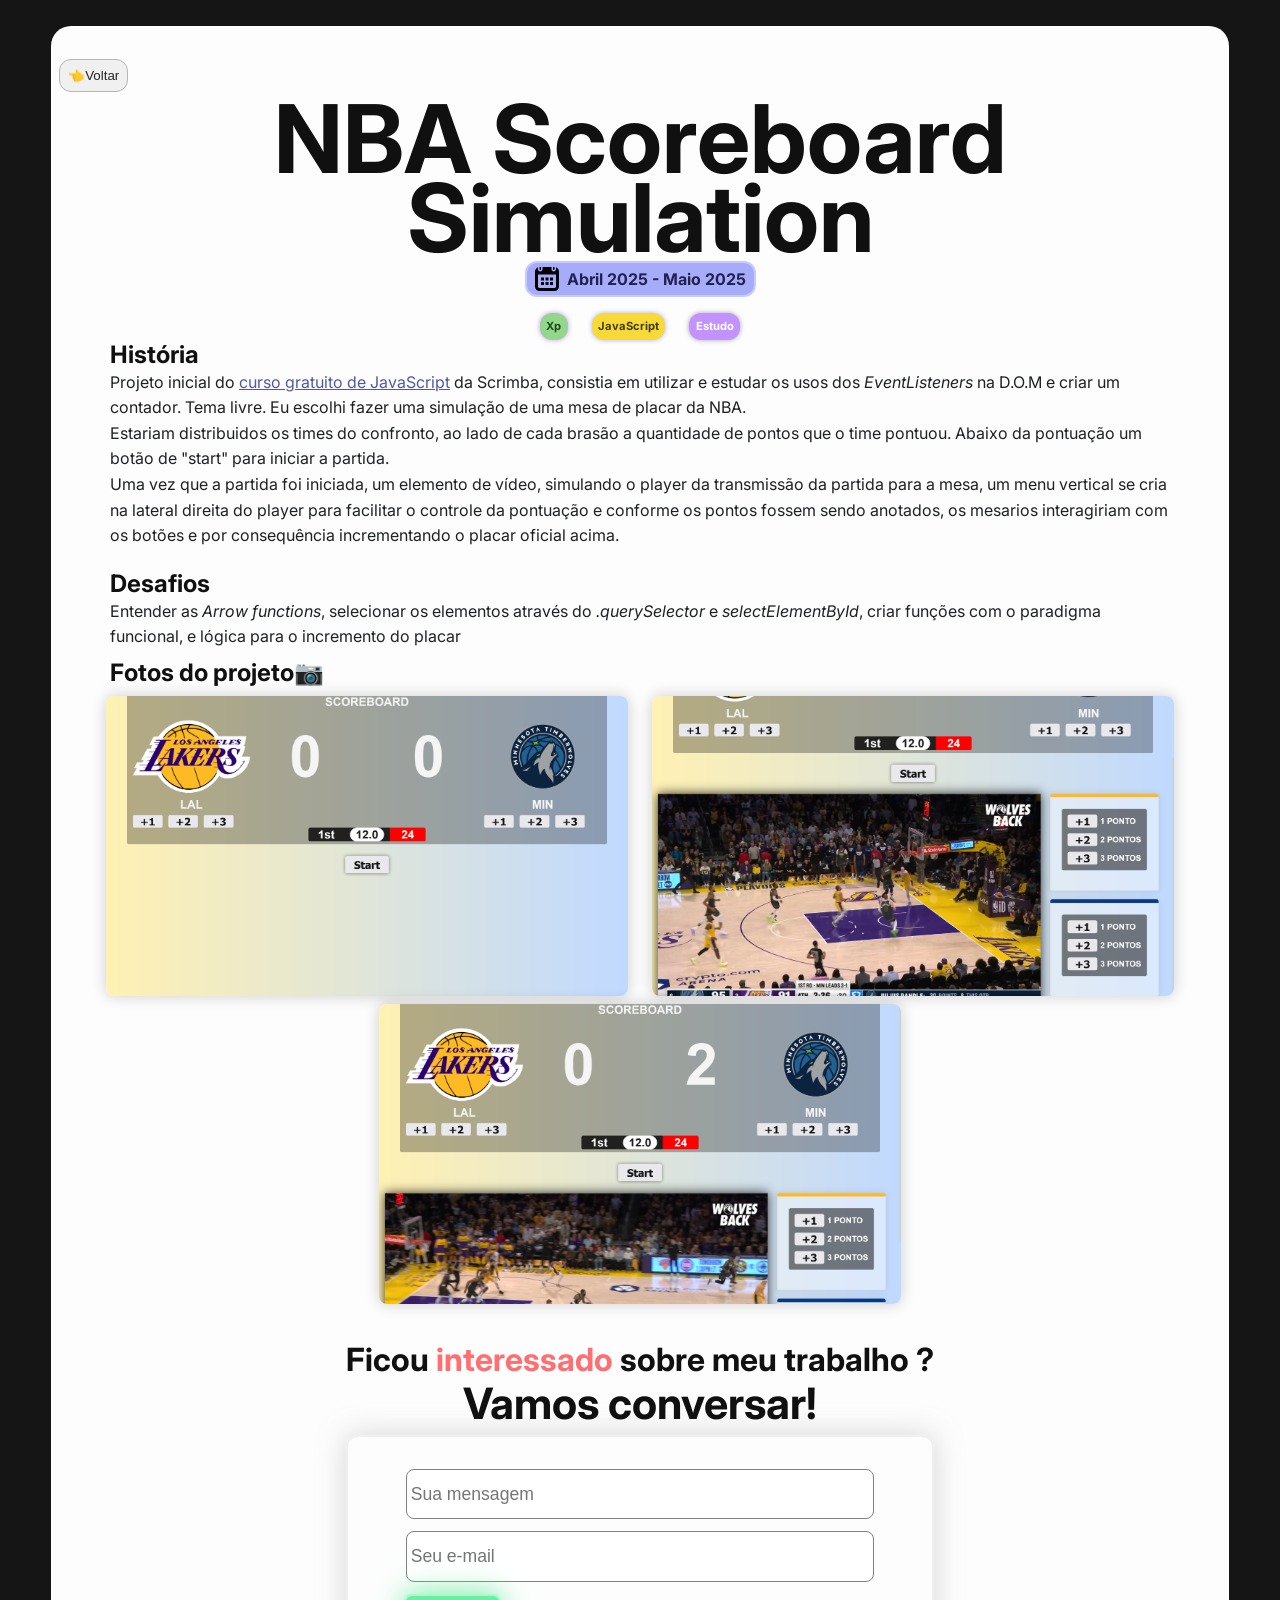
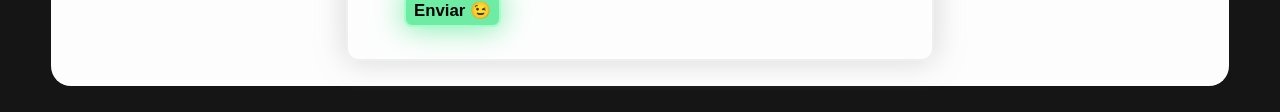
<file: src/experiencias/projetos-pessoais/scrimba-javascript.html>
<!DOCTYPE HTML>
<html lang="pt-br">
    <header>
        <meta charset="UTF-8">
        <meta name="viewport" content="width=device-width,initial-scale=1.0">
        <link rel="stylesheet" href="https://baronemarbles.github.io/Marbles.dev/src/css/scrimba-javascript.css">
        <link rel="preconnect" href="https://fonts.googleapis.com">
        <link rel="preconnect" href="https://fonts.gstatic.com" crossorigin>
        <link href="https://fonts.googleapis.com/css2?family=Inter:ital,opsz,wght@0,14..32,100..900;1,14..32,100..900&display=swap" rel="stylesheet">
        <title>Projeto pessoal-Scrimba JavaScript</title>
    </header>
    <body>
        <div class="root">
            <div class="head-content">
                <a href="https://baronemarbles.github.io/Marbles.dev/src/projetos-pessoais.html"><button class="botao-voltar">&#128072Voltar</button></a>

                <h1>NBA Scoreboard Simulation</h1>
                
                <div class="duracao-container">
                    <img src="https://baronemarbles.github.io/Marbles.dev/src/assets/calendarioSVG.svg" alt="imagem SVG de um calendário">
                    <h4>Abril 2025 - Maio 2025</h4>
                </div>    

                <div class="badges-container d-flex">
                    <div class="first-row row d-flex">
                        <div class="badge" id="xp-badge" style="--highlight:#c292ff">Xp</div>
                        <div class="badge" id="javascript-badge" style="--highlight:#a7acf9">JavaScript</div>
                        <div class="badge" id="projeto-badge" style="--highlight:#a3a3a3">Estudo</div>
                    </div>                
                </div>
            </div>
            <div class="recuo-padrao" id="descricao-section">
                <h3>História</h3>
    
                <p>Projeto inicial do <a href="https://scrimba.com/learn-javascript-c0v">curso gratuito de JavaScript</a> da Scrimba, consistia em utilizar e estudar os usos dos <em>EventListeners</em> na D.O.M e criar um contador. Tema livre. Eu escolhi fazer uma simulação de uma mesa de placar da NBA.</p>
                <p>Estariam distribuidos os times do confronto, ao lado de cada brasão a quantidade de pontos que o time pontuou. Abaixo da pontuação um botão de "start" para iniciar a partida.</p>
                <p>Uma vez que a partida foi iniciada, um elemento de vídeo, simulando o player da transmissão da partida para a mesa, um menu vertical se cria na lateral direita do player para facilitar o controle da pontuação e conforme os pontos fossem sendo anotados, os mesarios interagiriam com os botões e por consequência incrementando o placar oficial acima.</p>
                <br>

                <h3>Desafios</h3>
                <p>Entender as <em>Arrow functions</em>, selecionar os elementos através do <em>.querySelector</em> e <em>selectElementById</em>, criar funções com o paradigma funcional, e lógica para o incremento do placar</p>

            </div>

            <div id="fotos-section">
                
                <h3 class="recuo-padrao title-media-section">Fotos do projeto&#128247</h3>
    
                <div class="container-fotos-projeto d-grid" id="coletanea-fatosefontes">
                    <div class="grid-offset" id="left-side-grid">
    
                    </div>
                    
                    <div id="content-grid">
                        <div class="row d-flex" id="first-row">
                            <div class="container-foto" id="foto-1"><img src="https://baronemarbles.github.io/Marbles.dev/src/assets/projetos-pessoais/scoreBoard-NBA/Scoreboard-home.png" alt="imagem da primeira seção do site que contém brasão dos times, pontuação e botão de start."></div>
                            <div class="container-foto" id="foto-2"><img src="https://baronemarbles.github.io/Marbles.dev/src/assets/projetos-pessoais/scoreBoard-NBA/Scoreboard-playing.png" alt='imagem da segunda seção do site que contém "player" da transmissão e menu dos botões de incremento de pontos.'></div>
                        </div>
    
                        <div class="row d-flex" id="second-row">
                            <div class="container-foto" id="foto-3"><img src="https://baronemarbles.github.io/Marbles.dev/src/assets/projetos-pessoais/scoreBoard-NBA/scoreboard-afterScore.png" alt="imagem da primeira seção do site depois de incrementar a pontuação, que contém brasão dos times, pontuação e botão de start."></div>
                        </div>
                    </div>
    
                    <div class="grid-offset" id="right-side-grid"></div>
    
                </div>
            </div>
            <br>

        

            <footer>
                <h2 class="titulos-secao" id="titulo-secao-email">Ficou <a>interessado</a> sobre meu trabalho ?</h2>
                <h2 class="titulos-secao" id="titulo-secao-email-destaque">Vamos conversar!</h2>
                <div class="form-container">
                    <form class=" formulario d-flex" action="https://formsubmit.co/5d43cd76a6474870756ec90a44165499" method="POST">
                        <input type="hidden" name="_subject" value="Novo envio do formulário do Portifolio!">
                        <input type="hidden" name="_blacklist" value="Sua conta foi suspensa/bloqueada. Clique aqui para atualizar,Verifique sua identidade agora ou perderá o acesso,Sua conta tem um login suspeito">
                        <input type="text" name="name" placeholder="Sua mensagem">
                        <input type="email" name="email" placeholder="Seu e-mail" required>
                        <button type="submit">Enviar &#128521</button>
                        <input type="hidden" name="_autoresponse" value="Obrigado por entrar em contato! Em breve o responderei.">
                        <input type="hidden" name="_next" value="http://127.0.0.1:5501/thx-page.html">
                    </form> 
                </div>
            </footer>
        </div>
    </body>
    

    <script src="https://baronemarbles.github.io/Marbles.dev/src/js/fatosefontes.js"></script>
</html>
</file>
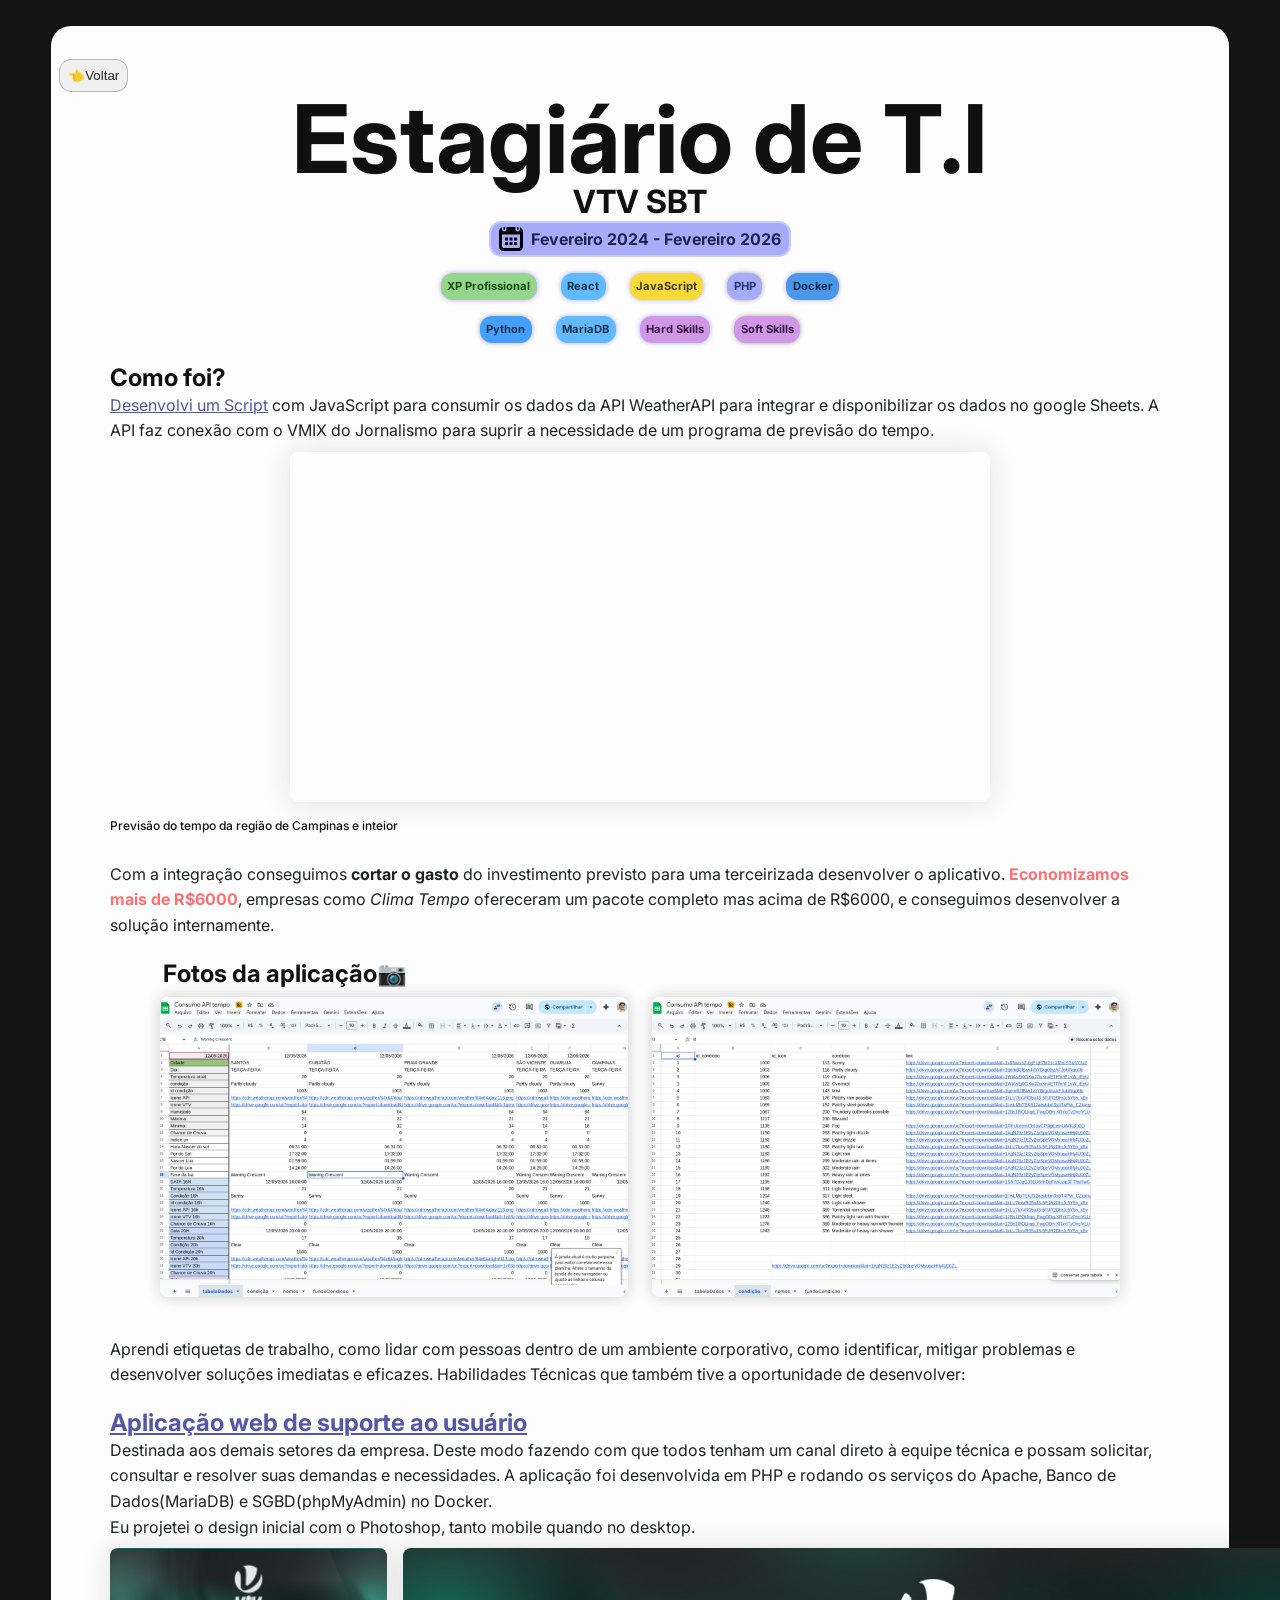
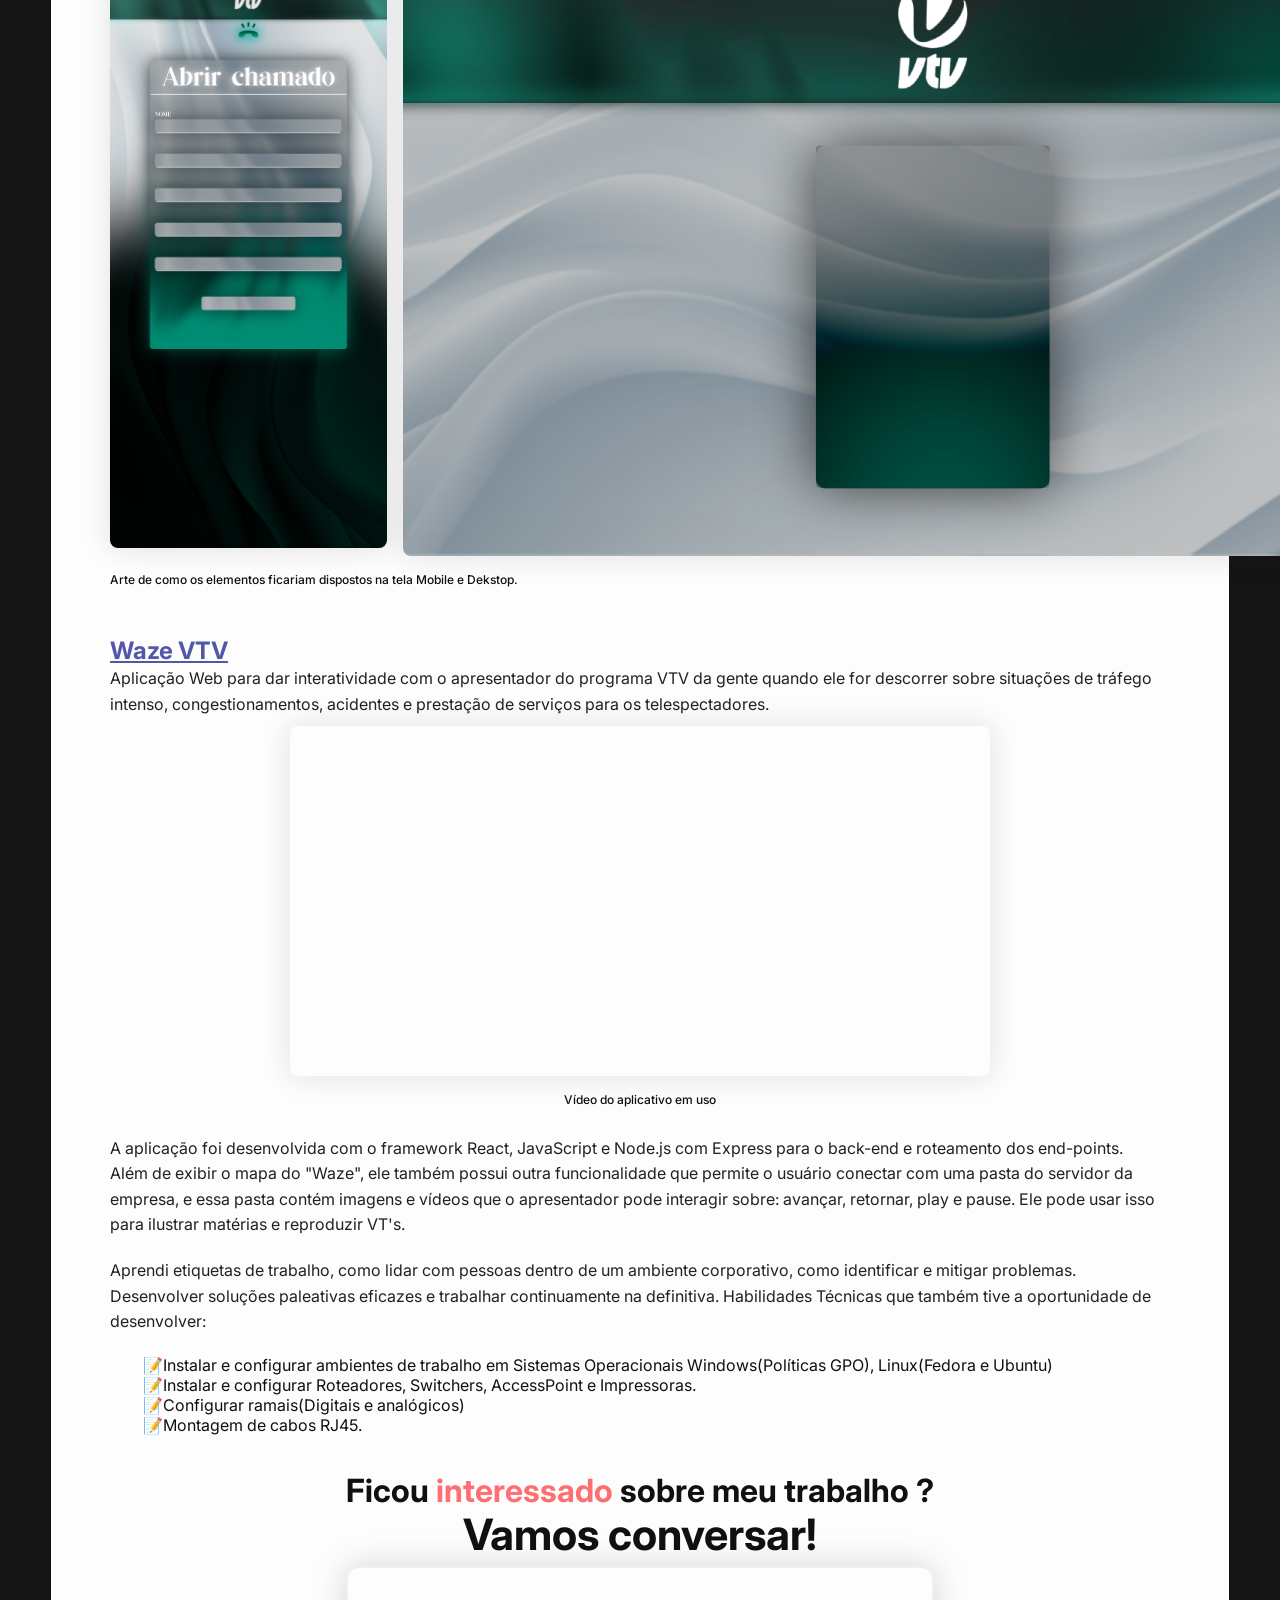
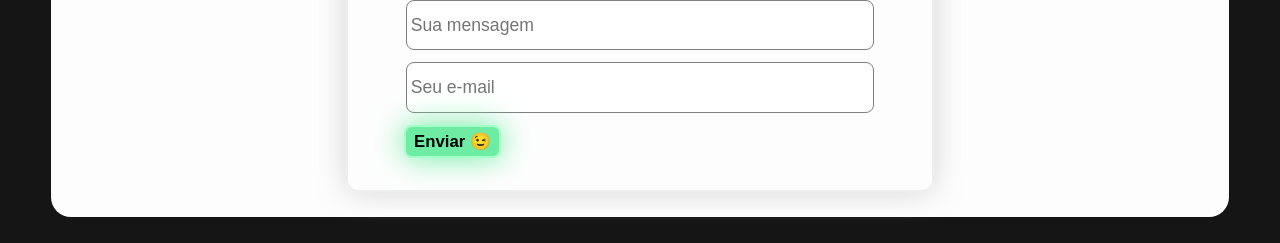
<file: src/experiencias/VTV SBT/estagio.html>
<!DOCTYPE HTML>
<html lang="pt-br">
    <header>
        <meta charset="UTF-8">
        <meta name="viewport" content="width=device-width,initial-scale=1.0">
        <link rel="stylesheet" href="https://baronemarbles.github.io/Marbles.dev/src/css/estagio.css">
        <link rel="preconnect" href="https://fonts.googleapis.com">
        <link rel="preconnect" href="https://fonts.gstatic.com" crossorigin>
        <link href="https://fonts.googleapis.com/css2?family=Inter:ital,opsz,wght@0,14..32,100..900;1,14..32,100..900&display=swap" rel="stylesheet">
        <title>Estágio VTV SBT</title>
    </header>
    <body>
        <div class="root">
            <div class="head-content">
                <a href="https://baronemarbles.github.io/Marbles.dev/index.html"><button class="botao-voltar">&#128072Voltar</button></a>

                <h1>Estagiário de T.I</h1>
                <h2>VTV SBT</h2>
                
                <div class="duracao-container">
                    <img src="https://baronemarbles.github.io/Marbles.dev/src/assets/calendarioSVG.svg" alt="imagem SVG de um calendário">
                    <h4>Fevereiro 2024 - Fevereiro 2026</h4>
                </div>    

                <div class="badges-container d-flex">
                    <div class="first-row row d-flex">
                        <div class="badge" id="xp-badge" style="--highlight:#c292ff">XP Profissional</div>
                        <div class="badge" id="react-badge" style="--highlight:#a7acf9">React</div>
                        <div class="badge" id="javascript-badge" style="--highlight:#a7acf9">JavaScript</div>
                        <div class="badge" id="php-badge" style="--highlight:#a3a3a3">PHP</div>
                        <div class="badge" id="docker-badge" style="--highlight:#a7acf9">Docker</div>
                    </div>

                    <div class="second-row row d-flex">
                        
                        <div class="badge" id="python-badge" style="--highlight:#a3a3a3">Python</div>
                        <div class="badge" id="mariaDB-badge" style="--highlight:#a7acf9">MariaDB</div>
                        <div class="badge" id="hardSkills-badge" style="--highlight:#a7acf9">Hard Skills</div>
                        <div class="badge" id="softSkills-badge" style="--highlight:#a3a3a3">Soft Skills</div>
                    </div>
                    
                </div>
            </div>
            <br>
            <div class="recuo-padrao" id="descricao-section">
                <h3>Como foi?</h3>

                <div class="container-projeto-previsao">
                    <p style="margin-bottom: var(--qtd-margem-entre-sessao);"><a href="https://github.com/baronemarbles/Google-Apps-Script-weather-api-consumption/tree/main">Desenvolvi um Script</a> com JavaScript para consumir os dados da API WeatherAPI para integrar e disponibilizar os dados no google Sheets. A API faz conexão com o VMIX do Jornalismo para suprir a necessidade de um programa de previsão do tempo.</p>
                    <div class="container-identidades-visuais" id="apiTempo-designs">
                        <iframe class ="identidades-visuais youtube-iframe" id="apiTempo-video" src="https://www.youtube-nocookie.com/embed/xPMyDIwaOK8?si=K5cdLKAQawf3LC_M&amp;controls=0" frameborder="0" allow="accelerometer; autoplay; clipboard-write; encrypted-media; gyroscope; picture-in-picture; web-share" referrerpolicy="strict-origin-when-cross-origin?modestbranding=1?rel=0" allowfullscreen style="box-shadow:0 0 30px rgba(20,20,20,.125);"></iframe>
                        <!-- <video muted autoplay controls class="identidades-visuais" id="apiTempo-vid"  style="box-shadow:0 0 30px rgba(20,20,20,.125);">
                            <source src="/src/assets/vtv/previsaodotempo/previsaoScreenCast.mp4" type="video/mp4"/>
                        </video> -->
                    </div>
                    <div class="container-legenda">
                            <small>Previsão do tempo da região de Campinas e inteior</small>
                    </div>
                    <br>

                    
    
                    <p>Com a integração conseguimos <b>cortar o gasto</b> do investimento previsto para uma terceirizada desenvolver o aplicativo. <b style="color:var(--java);">Economizamos mais de R$6000</b>, empresas como <em>Clima Tempo</em> ofereceram um pacote completo mas acima de R$6000, e conseguimos desenvolver a solução internamente.</p>
                    <br>
                    <div id="fotos-section">
                        <h3 class="recuo-padrao title-media-section">Fotos da aplicação&#128247</h3>
                        <div class="container-fotos-projeto d-grid" id="coletanea-previsaoDoTempo">
                            <div class="grid-offset" id="left-side-grid">
            
                            </div>
                            
                            <div id="content-grid">
                                <div class="row d-flex" id="first-row">
                                    <div class="container-foto" id="foto-1"><img src="https://baronemarbles.github.io/Marbles.dev/src/assets/vtv/previsaodotempo/tabelaPrevisao-1.png" alt="Imagem da planilha com os dados"></div>
                                    <div class="container-foto" id="foto-2"><img src="https://baronemarbles.github.io/Marbles.dev/src/assets/vtv/previsaodotempo/tabelaPrevisao-2.png" alt="Imagem da planilha com os dados"></div>
                                </div>
                            </div>
            
                            <div class="grid-offset" id="right-side-grid"></div>
            
                        </div>
                    </div>
                    <br>
                    <br>
                    <p>Aprendi etiquetas de trabalho, como lidar com pessoas dentro de um ambiente corporativo, como identificar, mitigar problemas e desenvolver soluções imediatas e eficazes. Habilidades Técnicas que também tive a oportunidade de desenvolver:</p>
                </div>

                <br>

                <div class="container-projeto-ticket">
                    <h3><a href="https://github.com/baronemarbles/TicketLigacao">Aplicação web de suporte ao usuário</a> </h3>

                    <p>Destinada aos demais setores da empresa. Deste modo fazendo com que todos tenham um canal direto à equipe técnica e possam solicitar, consultar e resolver suas demandas e necessidades. A aplicação foi desenvolvida em PHP e rodando os serviços do Apache, Banco de Dados(MariaDB) e SGBD(phpMyAdmin) no Docker.</p>
                    <p style="margin-bottom: var(--qtd-margem-entre-sessao);">Eu projetei o design inicial com o Photoshop, tanto mobile quando no desktop.</p>
                    <div class="container-identidades-visuais d-flex" id="tickets-designs">
                        <img class="identidades-visuais" id="ticket-mobile" src="https://baronemarbles.github.io/Marbles.dev/src/assets/vtv/ticketSuporte/mobile.png" alt="Arte que fiz para ilustrar a interface do aplicativo no dispositivo mobile" style="box-shadow:0 0 30px rgba(20,20,20,.125);">
                        <img class="identidades-visuais" id="ticket-desktop" src="https://baronemarbles.github.io/Marbles.dev/src/assets/vtv/ticketSuporte/desktop.png" alt="Arte que fiz para ilustrar a interface do aplicativo no dispositivo dekstop" style="box-shadow:0 0 30px rgba(20,20,20,.125);">                       
                    </div>
                    <div class="container-legenda">
                            <small>Arte de como os elementos ficariam dispostos na tela Mobile e Dekstop.</small>
                    </div>
                    <br>
                </div>
                
                <br>

                <div class="container-projeto-waze">
                    <h3><a href="https://github.com/baronemarbles/TicketLigacao">Waze VTV</a> </h3>

                    <p style="margin-bottom: var(--qtd-margem-entre-sessao);">Aplicação Web para dar interatividade com o apresentador do programa VTV da gente quando ele for descorrer sobre situações de tráfego intenso, congestionamentos, acidentes e prestação de serviços para os telespectadores.</p>
                    <div class="container-identidades-visuais d-flex" id="waze-designs">
                        <iframe class ="identidades-visuais youtube-iframe" id="waze-video" src="https://www.youtube-nocookie.com/embed/dIzUGco6weY?si=J1twH7fS5CMuGpHv&amp;controls=0" frameborder="0" allow="accelerometer; autoplay; clipboard-write; encrypted-media; gyroscope; picture-in-picture; web-share" referrerpolicy="strict-origin-when-cross-origin?modestbranding=1?rel=0" allowfullscreen style="box-shadow:0 0 30px rgba(20,20,20,.125);"></iframe>
                        <!-- <video controls class="identidades-visuais" id="waze-video"  style="box-shadow:0 0 30px rgba(20,20,20,.125);">
                            <source src="/src/assets/vtv/waze/mapa_waz_em_muso.mp4" type="video/mp4"/>
                        </video> -->
                    </div>
                    <div class="container-legenda">
                            <small>Vídeo do aplicativo em uso</small>
                    </div>
                    <br>
                    <p>A aplicação foi desenvolvida com o framework React, JavaScript e Node.js com Express para o back-end e roteamento dos end-points.</p>
                    <p>Além de exibir o mapa do "Waze", ele também possui outra funcionalidade que permite o usuário conectar com uma pasta do servidor da empresa, e essa pasta contém imagens e vídeos que o apresentador pode interagir sobre: avançar, retornar, play e pause. Ele pode usar isso para ilustrar matérias e reproduzir VT's.</p>
                </div>
    
                <br>

                <div class="outras-atividades">

                    <p>Aprendi etiquetas de trabalho, como lidar com pessoas dentro de um ambiente corporativo, como identificar e mitigar problemas. Desenvolver soluções paleativas eficazes e trabalhar continuamente na definitiva. Habilidades Técnicas que também tive a oportunidade de desenvolver:</p>
                    
                    <br>
                    <ul>
                        <li>Instalar e configurar ambientes de trabalho em Sistemas Operacionais Windows(Políticas GPO), Linux(Fedora e Ubuntu)</li>
                        <li>Instalar e configurar Roteadores, Switchers, AccessPoint e Impressoras.</li>
                        <li>Configurar ramais(Digitais e analógicos)</li>
                        <li>Montagem de cabos RJ45.</li>
                    </ul>
                    <br>
                </div>
    
            </div>


            <footer>
                <h2 class="titulos-secao" id="titulo-secao-email">Ficou <a>interessado</a> sobre meu trabalho ?</h2>
                <h2 class="titulos-secao" id="titulo-secao-email-destaque">Vamos conversar!</h2>
                <div class="form-container">
                    <form class=" formulario d-flex" action="https://formsubmit.co/5d43cd76a6474870756ec90a44165499" method="POST">
                        <input type="hidden" name="_subject" value="Novo envio do formulário do Portifolio!">
                        <input type="hidden" name="_blacklist" value="Sua conta foi suspensa/bloqueada. Clique aqui para atualizar,Verifique sua identidade agora ou perderá o acesso,Sua conta tem um login suspeito">
                        <input type="text" name="name" placeholder="Sua mensagem">
                        <input type="email" name="email" placeholder="Seu e-mail" required>
                        <button type="submit">Enviar &#128521</button>
                        <input type="hidden" name="_autoresponse" value="Obrigado por entrar em contato! Em breve o responderei.">
                        <input type="hidden" name="_next" value="http://127.0.0.1:5501/thx-page.html">
                    </form> 
                </div>
            </footer>
        </div>
    </body>
    

    <script src="https://baronemarbles.github.io/Marbles.dev/src/js/fatosefontes.js"></script>
</html>
</file>
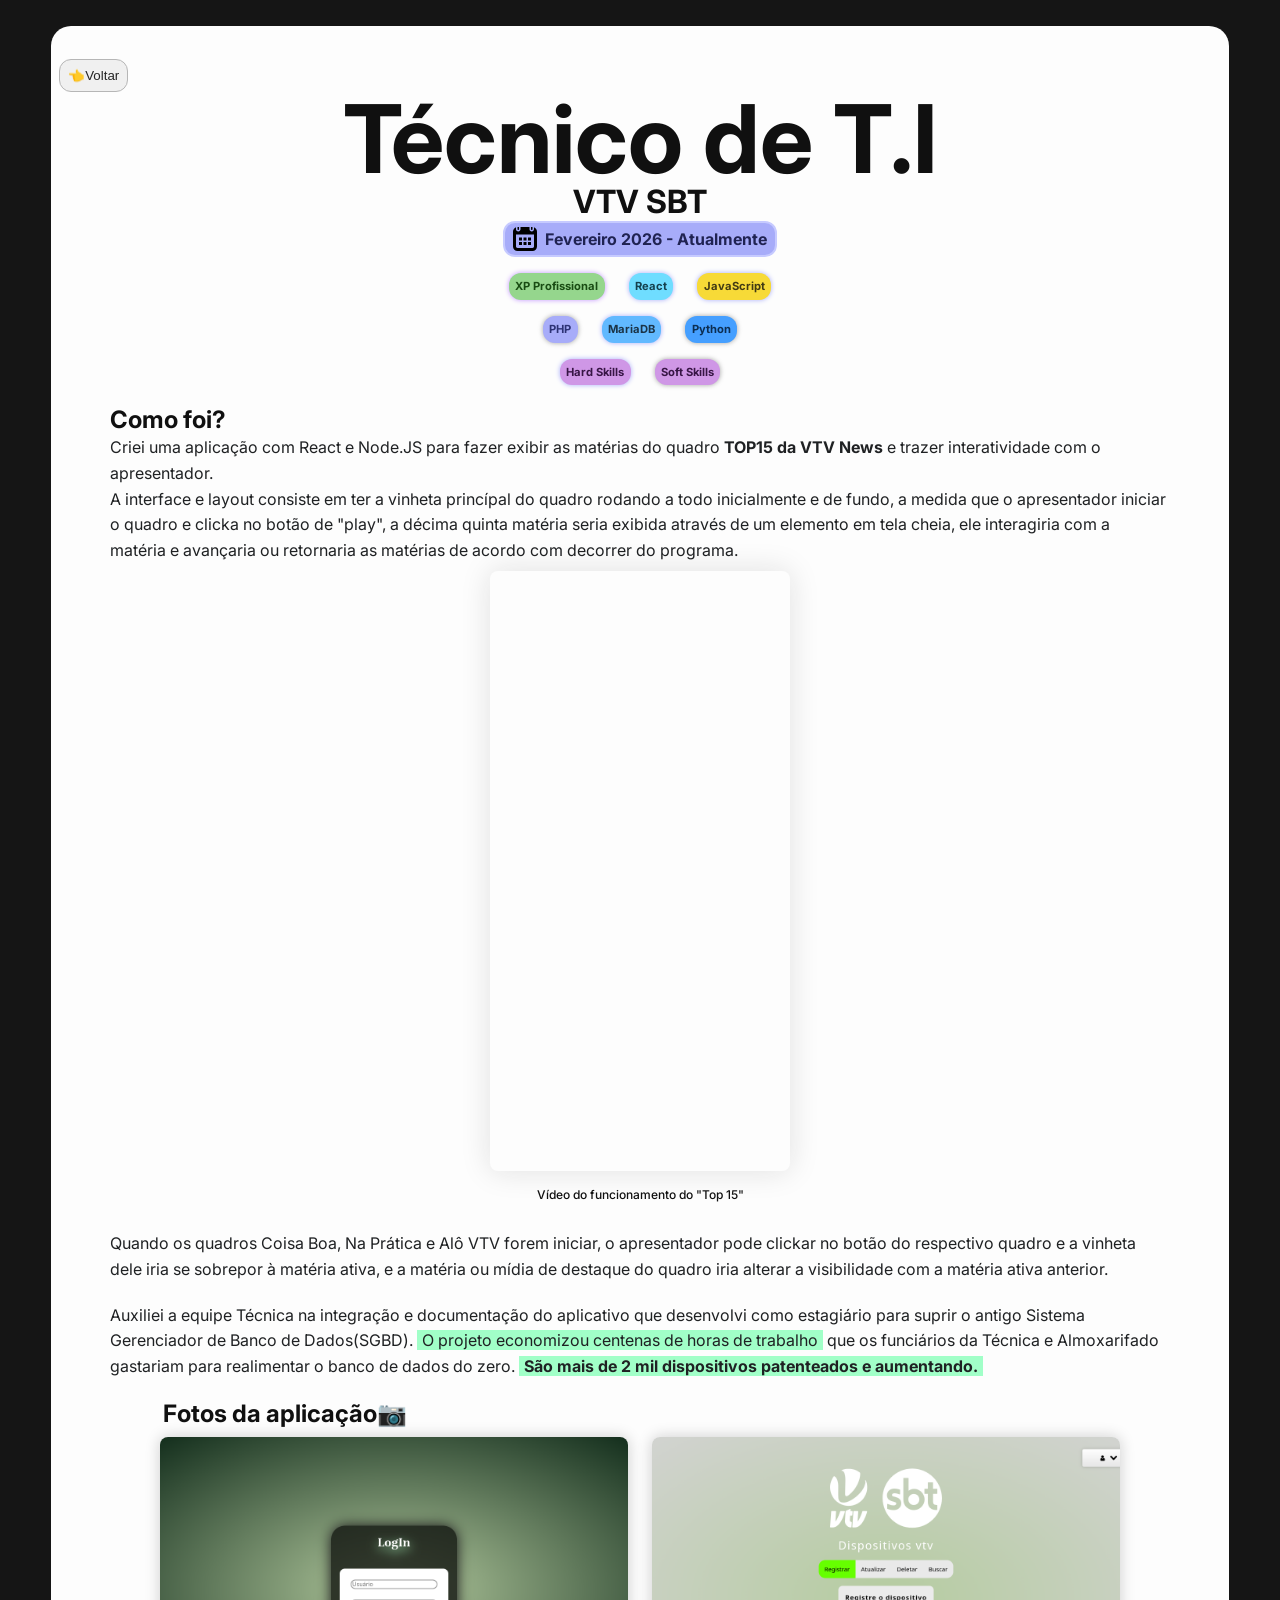
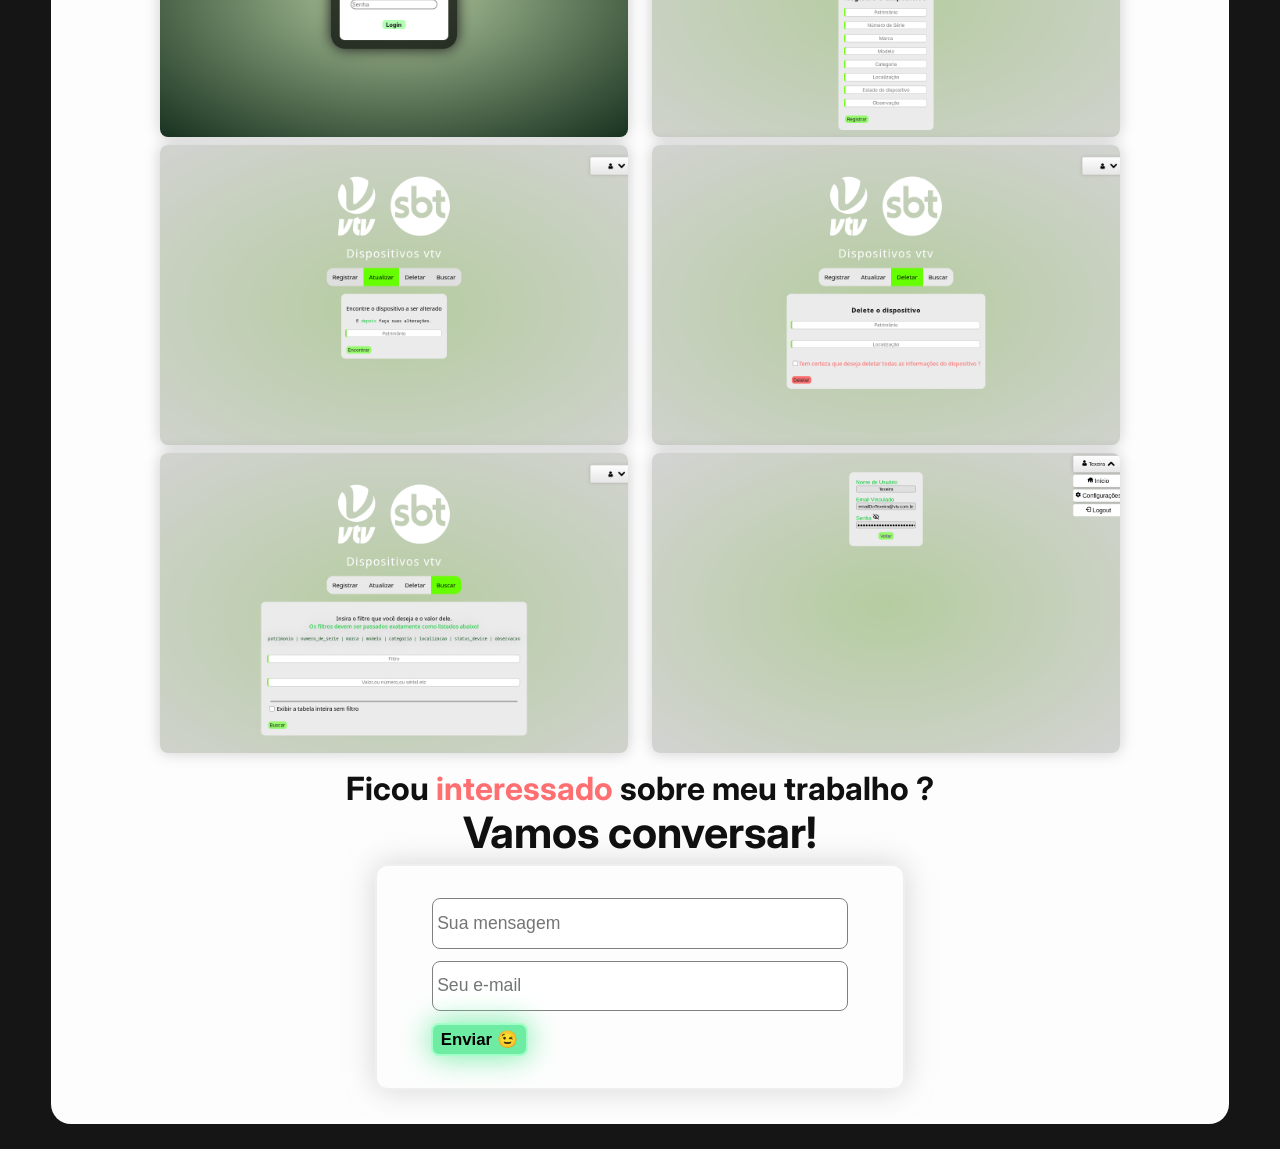
<file: src/experiencias/VTV SBT/tecnico.html>
<!DOCTYPE HTML>
<html lang="pt-br">
    <header>
        <meta charset="UTF-8">
        <meta name="viewport" content="width=device-width,initial-scale=1.0">
        <link rel="stylesheet" href="https://baronemarbles.github.io/Marbles.dev/src/css/tecnico.css">
        <link rel="preconnect" href="https://fonts.googleapis.com">
        <link rel="preconnect" href="https://fonts.gstatic.com" crossorigin>
        <link href="https://fonts.googleapis.com/css2?family=Inter:ital,opsz,wght@0,14..32,100..900;1,14..32,100..900&display=swap" rel="stylesheet">
        <title>Tecnico VTV SBT</title>
    </header>
    <body>
        <div class="root">
            <div class="head-content">
                <a href="https://baronemarbles.github.io/Marbles.dev/index.html"><button class="botao-voltar">&#128072Voltar</button></a>

                <h1>Técnico de T.I</h1>
                <h2>VTV SBT</h2>
                
                <div class="duracao-container">
                    <img src="https://baronemarbles.github.io/Marbles.dev/src/assets/calendarioSVG.svg" alt="imagem SVG de um calendário">
                    <h4>Fevereiro 2026 - Atualmente</h4>
                </div>    

                <div class="badges-container d-flex">
                    <div class="first-row row d-flex">
                        <div class="badge" id="xp-badge" style="--highlight:#c292ff">XP Profissional</div>
                        <div class="badge" id="react-badge" style="--highlight:#a7acf9">React</div>
                        <div class="badge" id="javascript-badge" style="--highlight:#a7acf9">JavaScript</div>
                        <!-- <div class="badge" id="docker-badge" style="--highlight:#a7acf9">Docker</div> -->
                    </div>

                    <div class="third-row row d-flex">
                        <div class="badge" id="php-badge" style="--highlight:#a3a3a3">PHP</div>
                        <div class="badge" id="mariadb-badge" style="--highlight:#a7acf9">MariaDB</div>
                        <div class="badge" id="python-badge" style="--highlight:#a3a3a3">Python</div>
                    </div>
                    
                    <div class="second-row row d-flex">
                        <div class="badge" id="hardSkills-badge" style="--highlight:#a7acf9">Hard Skills</div>
                        <div class="badge" id="softSkills-badge" style="--highlight:#a3a3a3">Soft Skills</div>
                    </div>
                </div>
            </div>
            <br>
            <div class="recuo-padrao" id="descricao-section">
                <h3>Como foi?</h3>

                <div class="container-projeto-previsao">
                    <p>Criei uma aplicação com React e Node.JS para fazer exibir as matérias do quadro <b>TOP15 da VTV News</b> e trazer interatividade com o apresentador.</p>
                    
                    <p style="margin-bottom: var(--qtd-margem-entre-sessao);">A interface e layout consiste em ter a vinheta princípal do quadro rodando a todo inicialmente e de fundo, a medida que o apresentador iniciar o quadro e clicka no botão de "play", a décima quinta matéria seria exibida através de um elemento  em tela cheia, ele interagiria com a matéria e avançaria ou retornaria as matérias de acordo com decorrer do programa.</p>
                    <div class="container-identidades-visuais d-flex" id="top15-designs">
                        <iframe class ="identidades-visuais youtube-iframe" id="top15-video" src="https://www.youtube-nocookie.com/embed/squcPk_cKTc?si=hUVPWUhUZkslQOih&amp;controls=0" frameborder="0" allow="accelerometer; autoplay; clipboard-write; encrypted-media; gyroscope; picture-in-picture; web-share" referrerpolicy="strict-origin-when-cross-origin?modestbranding=1?rel=0" allowfullscreen style="box-shadow:0 0 30px rgba(20,20,20,.125);"></iframe>
                    </div>
                    <div class="container-legenda">
                            <small>Vídeo do  funcionamento do "Top 15"</small>
                    </div>
                    <br>
    
                    <p>Quando os quadros Coisa Boa, Na Prática e Alô VTV forem iniciar, o apresentador pode clickar no botão do respectivo quadro e a vinheta dele iria se sobrepor à matéria ativa, e a matéria ou mídia de destaque do quadro iria alterar a visibilidade com a matéria ativa anterior.</p>
                    <br>
                    <p>Auxiliei a equipe Técnica na integração e documentação do aplicativo que desenvolvi como estagiário para suprir o antigo Sistema Gerenciador de Banco de Dados(SGBD). <a id="light-highlight">O projeto economizou centenas de horas de trabalho</a> que os funciários da Técnica e Almoxarifado gastariam para realimentar o banco de dados do zero. <b id="light-highlight">São mais de 2 mil dispositivos patenteados e aumentando.</b> </p>
                </div>
                <br>


                
            <div id="fotos-section">
                
                <h3 class="recuo-padrao title-media-section">Fotos da aplicação&#128247</h3>
    
                <div class="container-fotos-projeto d-grid" id="coletanea-fatosefontes">
                    <div class="grid-offset" id="left-side-grid">
    
                    </div>
                    
                    <div id="content-grid">
                        <div class="row d-flex" id="first-row">
                            <div class="container-foto" id="foto-1"><img src="https://baronemarbles.github.io/Marbles.dev/src/assets/vtv/dispositivosVTV/pagina_login.png" alt="imagem da página de 'login' da aplicação de Dispositivos da VTV"></div>
                            <div class="container-foto" id="foto-2"><img src="https://baronemarbles.github.io/Marbles.dev/src/assets/vtv/dispositivosVTV/pagina_registrar.png" alt="imagem da página 'registrar' da aplicação de Dispositivos da VTV"></div>
                        </div>
    
                        <div class="row d-flex" id="second-row">
                            <div class="container-foto" id="foto-3"><img src="https://baronemarbles.github.io/Marbles.dev/src/assets/vtv/dispositivosVTV/pagina_atualizar.png" alt="imagem da página de 'atualizar' da aplicação de Dispositivos da VTV"></div>
                            <div class="container-foto" id="foto-4"><img src="https://baronemarbles.github.io/Marbles.dev/src/assets/vtv/dispositivosVTV/pagina_deletar.png" alt="imagem da página de 'deletar' da aplicação de Dispositivos da VTV"></div>
                        </div>
    
                        <div class="row d-flex" id="third-row">
                            <div class="container-foto" id="foto-5"><img src="https://baronemarbles.github.io/Marbles.dev/src/assets/vtv/dispositivosVTV/pagina_buscar.png" alt="imagem da página de 'buscar' da aplicação de Dispositivos da VTV"></div>
                            <div class="container-foto" id="foto-6"><img src="https://baronemarbles.github.io/Marbles.dev/src/assets/vtv/dispositivosVTV/pagina-config.png" alt="imagem da página de 'configuração do usuário' da aplicação de Dispositivos da VTV"></div>
                        </div>
                    </div>
    
                    <div class="grid-offset" id="right-side-grid"></div>
    
                </div>
            </div>

        

            <footer>
                <h2 class="titulos-secao" id="titulo-secao-email">Ficou <a>interessado</a> sobre meu trabalho ?</h2>
                <h2 class="titulos-secao" id="titulo-secao-email-destaque">Vamos conversar!</h2>
                <div class="form-container">
                    <form class=" formulario d-flex" action="https://formsubmit.co/5d43cd76a6474870756ec90a44165499" method="POST">
                        <input type="hidden" name="_subject" value="Novo envio do formulário do Portifolio!">
                        <input type="hidden" name="_blacklist" value="Sua conta foi suspensa/bloqueada. Clique aqui para atualizar,Verifique sua identidade agora ou perderá o acesso,Sua conta tem um login suspeito">
                        <input type="text" name="name" placeholder="Sua mensagem">
                        <input type="email" name="email" placeholder="Seu e-mail" required>
                        <button type="submit">Enviar &#128521</button>
                        <input type="hidden" name="_autoresponse" value="Obrigado por entrar em contato! Em breve o responderei.">
                        <input type="hidden" name="_next" value="http://127.0.0.1:5501/thx-page.html">
                    </form> 
                </div>
            </footer>
        </div>
    </body>
    

    <script src="https://baronemarbles.github.io/Marbles.dev/src/js/fatosefontes.js"></script>
</html>
</file>
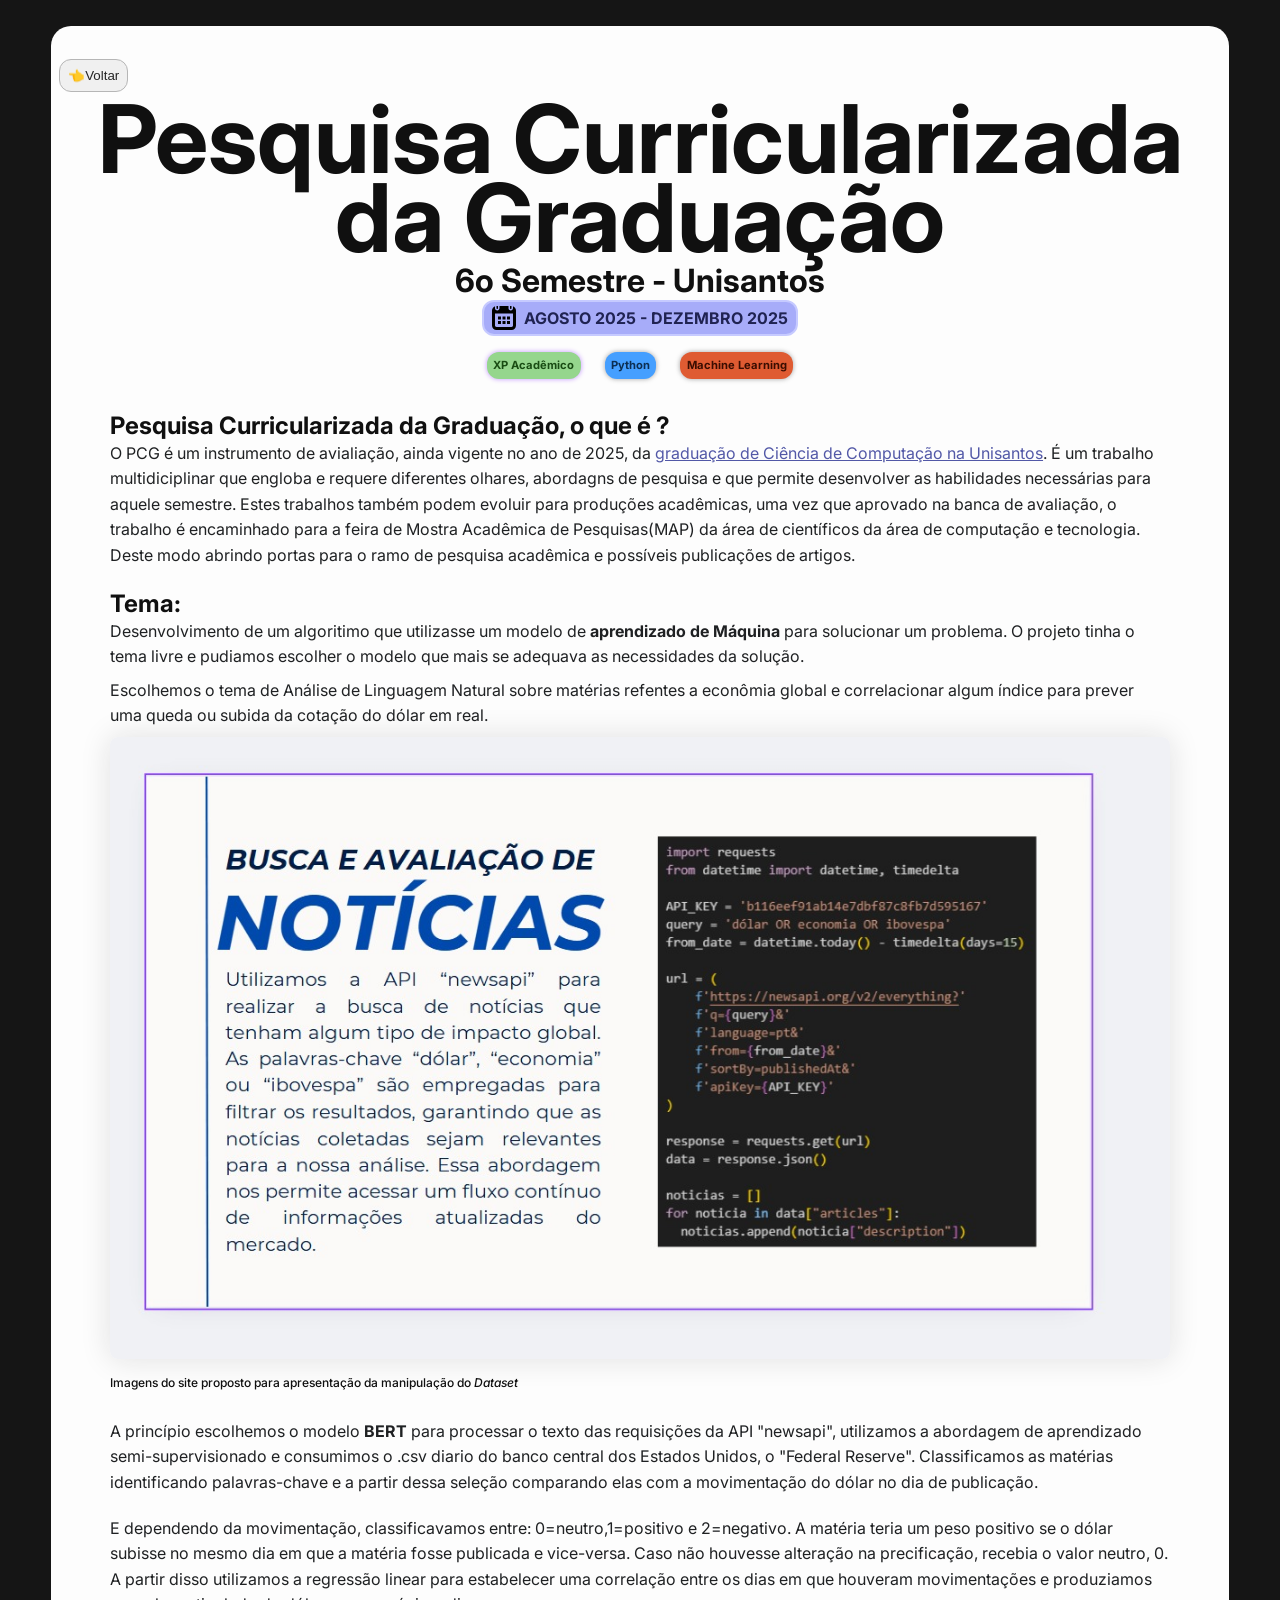
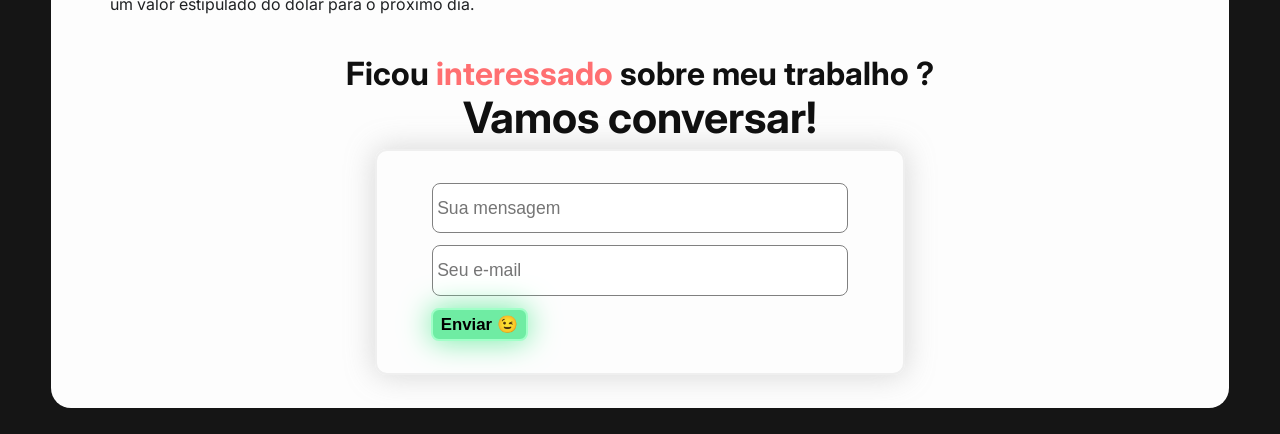
<file: src/formacao/projetos-academicos/ia.html>
<!DOCTYPE HTML>
<html lang="pt-br">
    <header>
        <meta charset="UTF-8">
        <meta name="viewport" content="width=device-width,initial-scale=1.0">
        <link rel="stylesheet" href="https://baronemarbles.github.io/Marbles.dev/src/css/ia.css">
        <link rel="preconnect" href="https://fonts.googleapis.com">
        <link rel="preconnect" href="https://fonts.gstatic.com" crossorigin>
        <link href="https://fonts.googleapis.com/css2?family=Inter:ital,opsz,wght@0,14..32,100..900;1,14..32,100..900&display=swap" rel="stylesheet">
        <title>Experiência Acadêmica- PCG 6o Semestre</title>
    </header>
    <body>
        <div class="root">
            <div class="head-content">
                <a href="https://baronemarbles.github.io/Marbles.dev/src/formacao/unisantos.html"><button class="botao-voltar">&#128072Voltar</button></a>

                <h1>Pesquisa Curricularizada da Graduação</h1>
                <h2>6o Semestre - Unisantos</h2>
                
                <div class="duracao-container">
                    <img src="https://baronemarbles.github.io/Marbles.dev/src/assets/calendarioSVG.svg" alt="imagem SVG de um calendário">
                    <h4>AGOSTO 2025 - DEZEMBRO 2025</h4>
                </div>    

                <div class="badges-container d-flex">
                    <div class="first-row row d-flex">
                        <div class="badge" id="xp-badge" style="--highlight:#c292ff">XP Acadêmico</div>
                        <div class="badge" id="python-badge" style="--highlight:#a3a3a3">Python</div>
                        <div class="badge" id="machine-learning-badge" style="--highlight:#a3a3a3">Machine Learning</div>
                    </div>
                    
                </div>
            </div>

            <div class="recuo-padrao" id="descricao-section" style="margin-top: 2rem";>
                <h3>Pesquisa Curricularizada da Graduação, o que é ?</h3>

                <div class="container-projeto-previsao">
                    <p>O PCG é um instrumento de avialiação, ainda vigente no ano de 2025, da <a href="/src/formacao/unisantos.html">graduação de Ciência de Computação na Unisantos</a>. É um trabalho multidiciplinar que engloba e requere diferentes olhares, abordagns de pesquisa e que permite desenvolver as habilidades necessárias para aquele semestre. Estes trabalhos também podem evoluir para produções acadêmicas, uma vez que aprovado na banca de avaliação, o trabalho é encaminhado para a feira de Mostra Acadêmica de Pesquisas(MAP) da área de científicos da área de computação e tecnologia. Deste modo abrindo portas para o ramo de pesquisa acadêmica e possíveis publicações de artigos. </p>
                    
                    <br>

                    <h3>Tema: </h3>
                    <p style="margin-bottom: var(--qtd-margem-entre-sessao);">Desenvolvimento de um algoritimo que utilizasse um modelo de <b>aprendizado de Máquina</b> para solucionar um problema. O projeto tinha o tema livre e pudiamos escolher o modelo que mais se adequava as necessidades da solução.</p>
                    <p>Escolhemos o tema de Análise de Linguagem Natural sobre matérias refentes a econômia global e correlacionar algum índice para prever uma queda ou subida da cotação do dólar em real.</p>
                    <div class="container-identidades-visuais d-flex" id="projeto-academico-ia-designs">
                        <img class="identidades-visuais" id="codigo-1" src="https://baronemarbles.github.io/Marbles.dev/src/assets/projetos-academicos/ia/machineLearningProject.jpeg" alt="Tela do slide de apresentação do código" style="box-shadow:0 0 30px rgba(20,20,20,.125);">
                    </div>
                    <div class="container-legenda">
                            <small>Imagens do site proposto para apresentação da manipulação do <em>Dataset</em></small>
                    </div>
                    <br>
    
                    <p>A princípio escolhemos o modelo <b>BERT</b> para processar o texto das requisições da API "newsapi", utilizamos a abordagem de aprendizado semi-supervisionado e consumimos o .csv diario do banco central dos Estados Unidos, o "Federal Reserve". Classificamos as matérias identificando palavras-chave e a partir dessa seleção comparando elas com a movimentação do dólar no dia de publicação.</p>
                    <br>
                    <p>E dependendo da movimentação, classificavamos entre: 0=neutro,1=positivo e 2=negativo. A matéria teria um peso positivo se o dólar subisse no mesmo dia em que a matéria fosse publicada e vice-versa. Caso não houvesse alteração na precificação, recebia o valor neutro, 0. A partir disso utilizamos a regressão linear para estabelecer uma correlação entre os dias em que houveram movimentações e produziamos um valor estipulado do dólar para o próximo dia.</p>
                    <br>
                </div>



            <footer>
                <h2 class="titulos-secao" id="titulo-secao-email">Ficou <a>interessado</a> sobre meu trabalho ?</h2>
                <h2 class="titulos-secao" id="titulo-secao-email-destaque">Vamos conversar!</h2>
                <div class="form-container">
                    <form class=" formulario d-flex" action="https://formsubmit.co/5d43cd76a6474870756ec90a44165499" method="POST">
                        <input type="hidden" name="_subject" value="Novo envio do formulário do Portifolio!">
                        <input type="hidden" name="_blacklist" value="Sua conta foi suspensa/bloqueada. Clique aqui para atualizar,Verifique sua identidade agora ou perderá o acesso,Sua conta tem um login suspeito">
                        <input type="text" name="name" placeholder="Sua mensagem">
                        <input type="email" name="email" placeholder="Seu e-mail" required>
                        <button type="submit">Enviar &#128521</button>
                        <input type="hidden" name="_autoresponse" value="Obrigado por entrar em contato! Em breve o responderei.">
                        <input type="hidden" name="_next" value="http://127.0.0.1:5501/thx-page.html">
                    </form> 
                </div>
            </footer>
        </div>
    </body>
    

    <script src="https://baronemarbles.github.io/Marbles.dev/src/js/fatosefontes.js"></script>
</html>
</file>
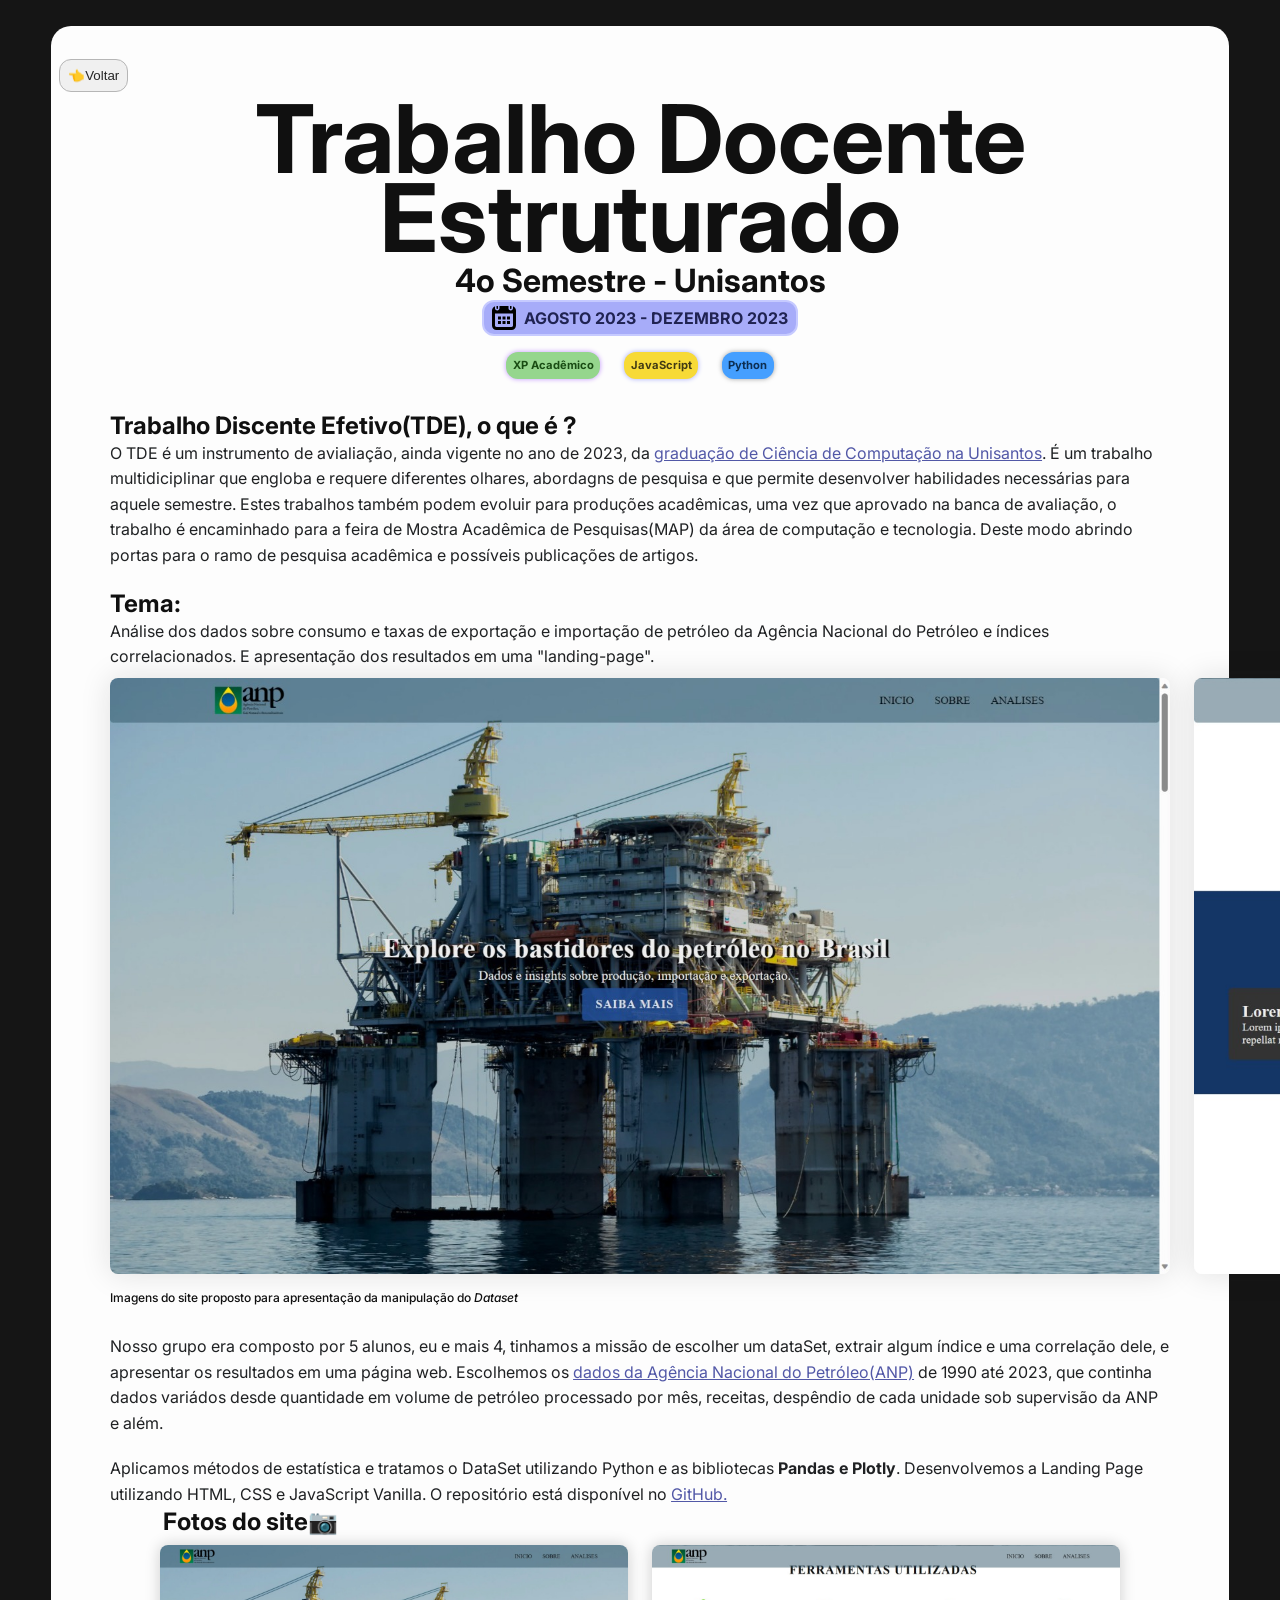
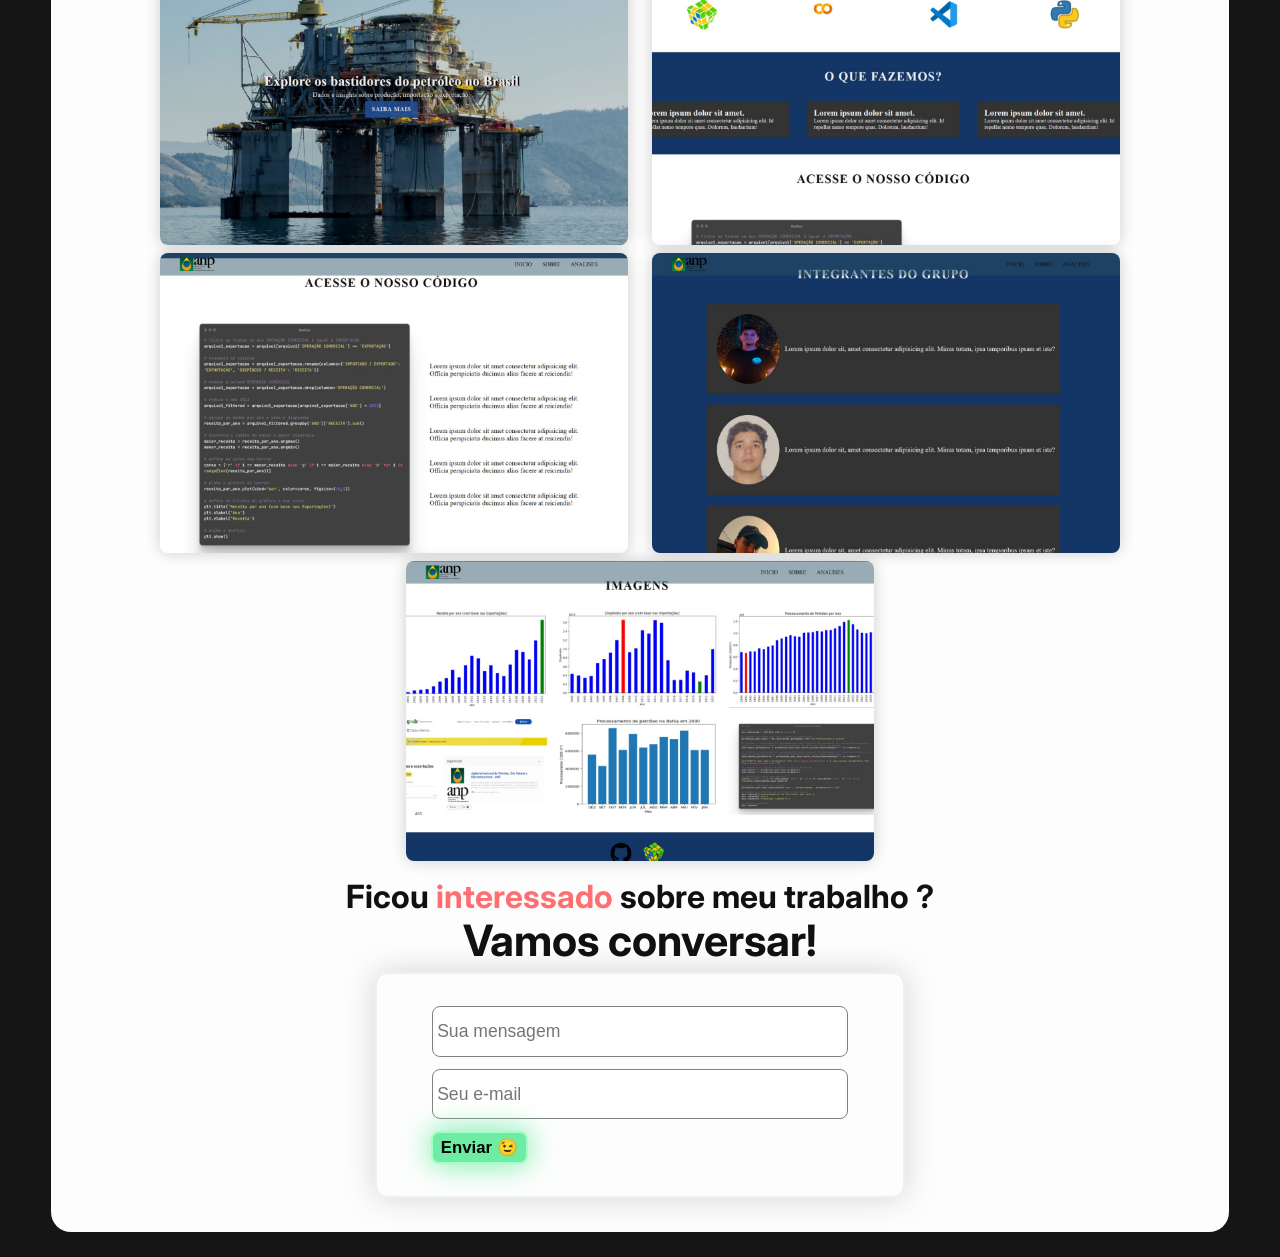
<file: src/formacao/projetos-academicos/petroleo.html>
<!DOCTYPE HTML>
<html lang="pt-br">
    <header>
        <meta charset="UTF-8">
        <meta name="viewport" content="width=device-width,initial-scale=1.0">
        <link rel="stylesheet" href="https://baronemarbles.github.io/Marbles.dev/src/css/petroleo.css">
        <link rel="preconnect" href="https://fonts.googleapis.com">
        <link rel="preconnect" href="https://fonts.gstatic.com" crossorigin>
        <link href="https://fonts.googleapis.com/css2?family=Inter:ital,opsz,wght@0,14..32,100..900;1,14..32,100..900&display=swap" rel="stylesheet">
        <title>Experiência Acadêmica- TDE 4o Semestre</title>
    </header>
    <body>
        <div class="root">
            <div class="head-content">
                <a href="https://baronemarbles.github.io/Marbles.dev/src/formacao/unisantos.html"><button class="botao-voltar">&#128072Voltar</button></a>

                <h1>Trabalho Docente Estruturado</h1>
                <h2>4o Semestre - Unisantos</h2>
                
                <div class="duracao-container">
                    <img src="https://baronemarbles.github.io/Marbles.dev/src/assets/calendarioSVG.svg" alt="imagem SVG de um calendário">
                    <h4>AGOSTO 2023 - DEZEMBRO 2023</h4>
                </div>    

                <div class="badges-container d-flex">
                    <div class="first-row row d-flex">
                        <div class="badge" id="xp-badge" style="--highlight:#c292ff">XP Acadêmico</div>
                        <div class="badge" id="javascript-badge" style="--highlight:#a7acf9">JavaScript</div>
                        <div class="badge" id="python-badge" style="--highlight:#a3a3a3">Python</div>
                    </div>
                    
                </div>
            </div>

            <div class="recuo-padrao" id="descricao-section" style="margin-top: 2rem";>
                <h3>Trabalho Discente Efetivo(TDE), o que é ?</h3>

                <div class="container-projeto-previsao">
                    <p>O TDE é um instrumento de avialiação, ainda vigente no ano de 2023, da <a href="/src/formacao/unisantos.html">graduação de Ciência de Computação na Unisantos</a>. É um trabalho multidiciplinar que engloba e requere diferentes olhares, abordagns de pesquisa e que permite desenvolver habilidades necessárias para aquele semestre. Estes trabalhos também podem evoluir para produções acadêmicas, uma vez que aprovado na banca de avaliação, o trabalho é encaminhado para a feira de Mostra Acadêmica de Pesquisas(MAP) da área de computação e tecnologia. Deste modo abrindo portas para o ramo de pesquisa acadêmica e possíveis publicações de artigos. </p>
                    
                    <br>

                    <h3>Tema: </h3>
                    <p style="margin-bottom: var(--qtd-margem-entre-sessao);">Análise dos dados sobre consumo e taxas de exportação e importação de petróleo da Agência Nacional do Petróleo e índices correlacionados. E apresentação dos resultados em uma "landing-page".</p>
                    <div class="container-identidades-visuais d-flex" id="projeto-academico-anp-designs">
                        <img class="identidades-visuais" id="home-1" src="https://baronemarbles.github.io/Marbles.dev/src/assets/projetos-academicos/anp-site/1.jpeg" alt="Tela da primeira sessão site de apersentação dos resultados da manipulação do dataSet" style="box-shadow:0 0 30px rgba(20,20,20,.125);">
                        <img class="identidades-visuais" id="home-2" src="https://baronemarbles.github.io/Marbles.dev/src/assets/projetos-academicos/anp-site/2.jpg" alt="Tela da segunda sessão site de apersentação dos resultados da manipulação do dataSet" style="box-shadow:0 0 30px rgba(20,20,20,.125);">                       
                    </div>
                    <div class="container-legenda">
                            <small>Imagens do site proposto para apresentação da manipulação do <em>Dataset</em></small>
                    </div>
                    <br>
    
                    <p>Nosso grupo era composto por 5 alunos, eu e mais 4, tinhamos a missão de escolher um dataSet, extrair algum índice e uma correlação dele, e apresentar os resultados em uma página web. Escolhemos os <a href="https://www.gov.br/anp/pt-br/centrais-de-conteudo/dados-abertos/importacoes-e-exportacoes">dados da Agência Nacional do Petróleo(ANP)</a> de 1990 até 2023, que continha dados variádos desde quantidade em volume de petróleo processado por mês, receitas, despêndio de cada unidade sob supervisão da ANP e além.</p>
                    <br>
                    <p>Aplicamos métodos de estatística e tratamos o DataSet utilizando Python e as bibliotecas <b>Pandas e Plotly</b>. Desenvolvemos a Landing Page utilizando HTML, CSS e JavaScript Vanilla. O repositório está disponível no <a href="https://github.com/baronemarbles/SiteAcessivel/">GitHub.</a></p>
                </div>

                <div id="fotos-section">
                
                    <h3 class="recuo-padrao title-media-section">Fotos do site&#128247</h3>
        
                    <div class="container-fotos-projeto d-grid" id="coletanea-fatosefontes">
                        <div class="grid-offset" id="left-side-grid">
        
                        </div>
                        
                        <div id="content-grid">
                            <div class="row d-flex" id="first-row">
                                <div class="container-foto" id="foto-1"><img src="https://baronemarbles.github.io/Marbles.dev/src/assets/projetos-academicos/anp-site/1.jpeg" alt="imagem de uma seção do site do Jornal Local Santos"></div>
                                <div class="container-foto" id="foto-2"><img src="https://baronemarbles.github.io/Marbles.dev/src/assets/projetos-academicos/anp-site/2.jpg" alt="imagem de uma seção do site do Jornal Local Santos"></div>
                            </div>
        
                            <div class="row d-flex" id="second-row">
                                <div class="container-foto" id="foto-3"><img src="https://baronemarbles.github.io/Marbles.dev/src/assets/projetos-academicos/anp-site/3.jpg" alt="imagem de uma seção do site do Jornal Local Santos"></div>
                                <div class="container-foto" id="foto-4"><img src="https://baronemarbles.github.io/Marbles.dev/src/assets/projetos-academicos/anp-site/4.jpg" alt="imagem de uma seção do site do Jornal Local Santos"></div>
                            </div>
        
                            <div class="row d-flex" id="third-row">
                                <div class="container-foto" id="foto-5"><img src="https://baronemarbles.github.io/Marbles.dev/src/assets/projetos-academicos/anp-site/5.jpg" alt="imagem de uma seção do site do Jornal Local Santos"></div>
                            </div>
                        </div>
        
                        <div class="grid-offset" id="right-side-grid"></div>
        
                    </div>
                </div>


            <footer>
                <h2 class="titulos-secao" id="titulo-secao-email">Ficou <a>interessado</a> sobre meu trabalho ?</h2>
                <h2 class="titulos-secao" id="titulo-secao-email-destaque">Vamos conversar!</h2>
                <div class="form-container">
                    <form class=" formulario d-flex" action="https://formsubmit.co/5d43cd76a6474870756ec90a44165499" method="POST">
                        <input type="hidden" name="_subject" value="Novo envio do formulário do Portifolio!">
                        <input type="hidden" name="_blacklist" value="Sua conta foi suspensa/bloqueada. Clique aqui para atualizar,Verifique sua identidade agora ou perderá o acesso,Sua conta tem um login suspeito">
                        <input type="text" name="name" placeholder="Sua mensagem">
                        <input type="email" name="email" placeholder="Seu e-mail" required>
                        <button type="submit">Enviar &#128521</button>
                        <input type="hidden" name="_autoresponse" value="Obrigado por entrar em contato! Em breve o responderei.">
                        <input type="hidden" name="_next" value="http://127.0.0.1:5501/thx-page.html">
                    </form> 
                </div>
            </footer>
        </div>
    </body>
    

    <script src="https://baronemarbles.github.io/Marbles.dev/src/js/fatosefontes.js"></script>
</html>
</file>
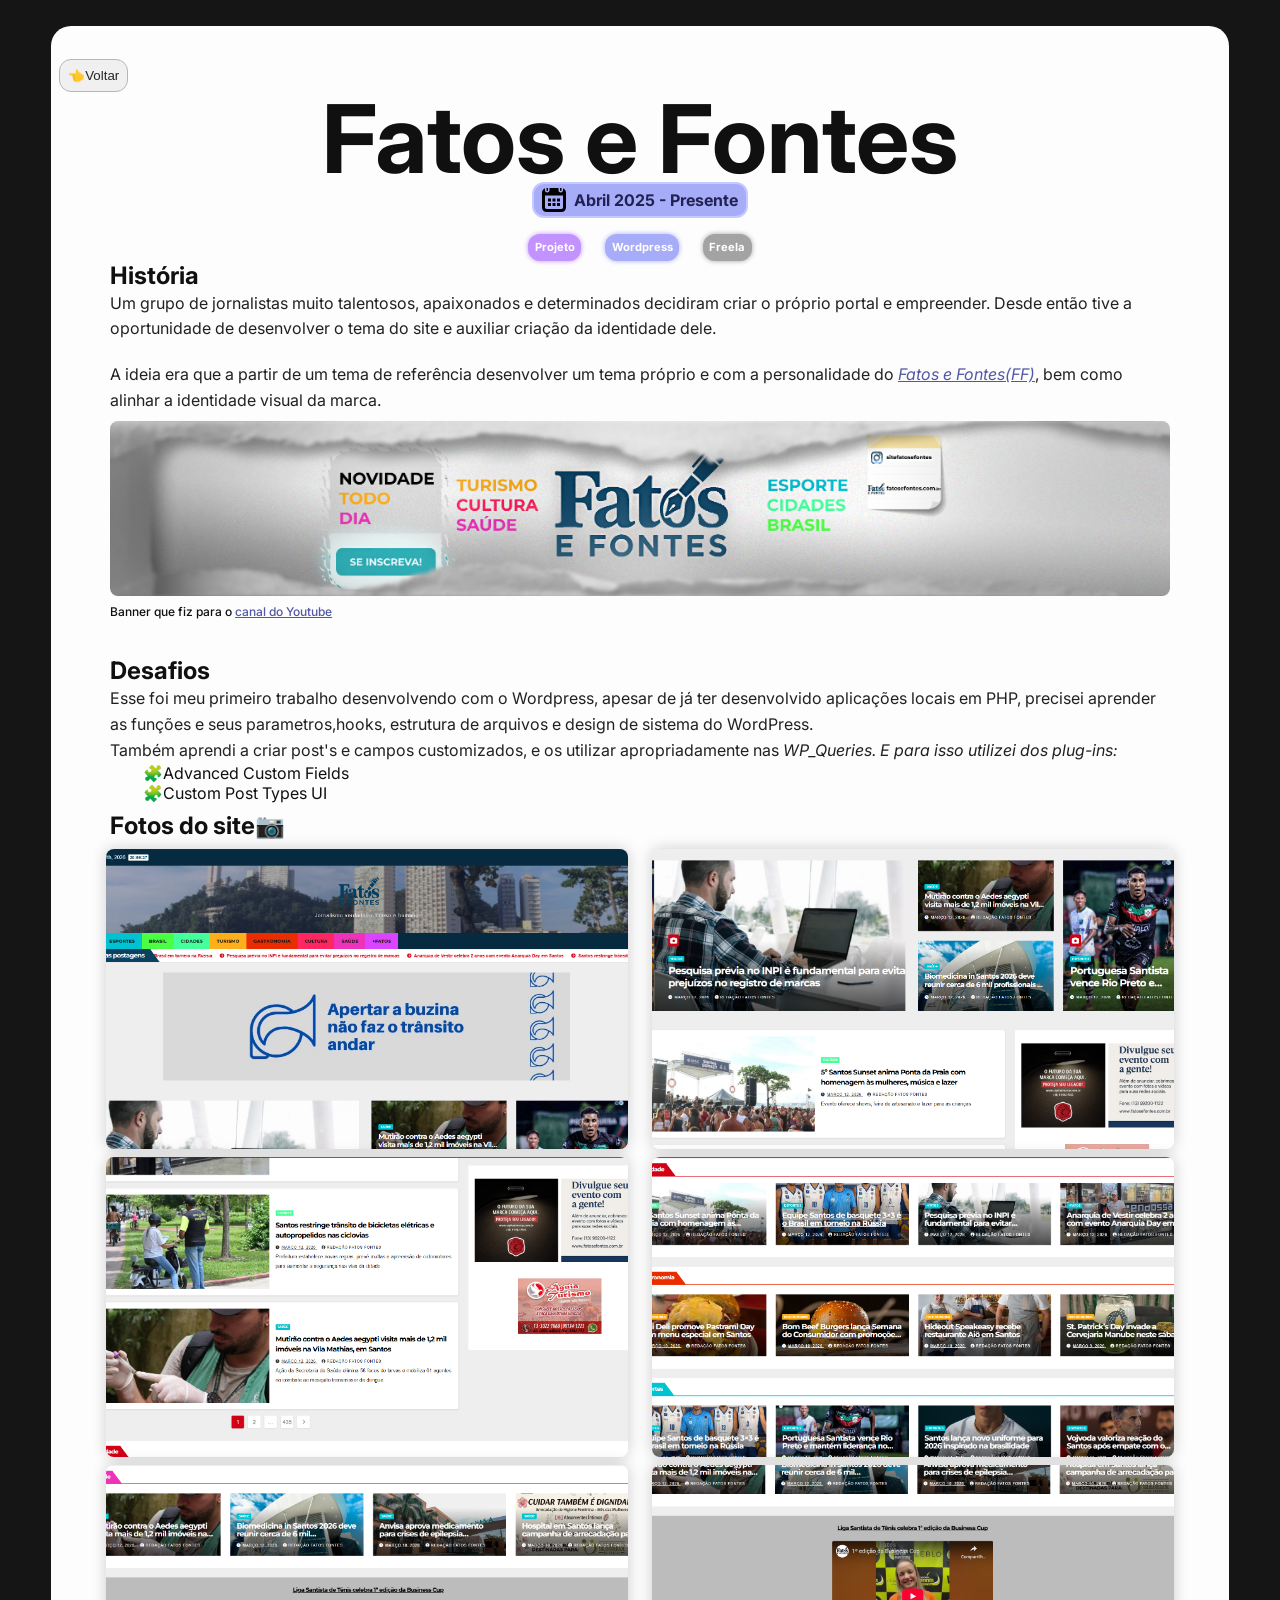
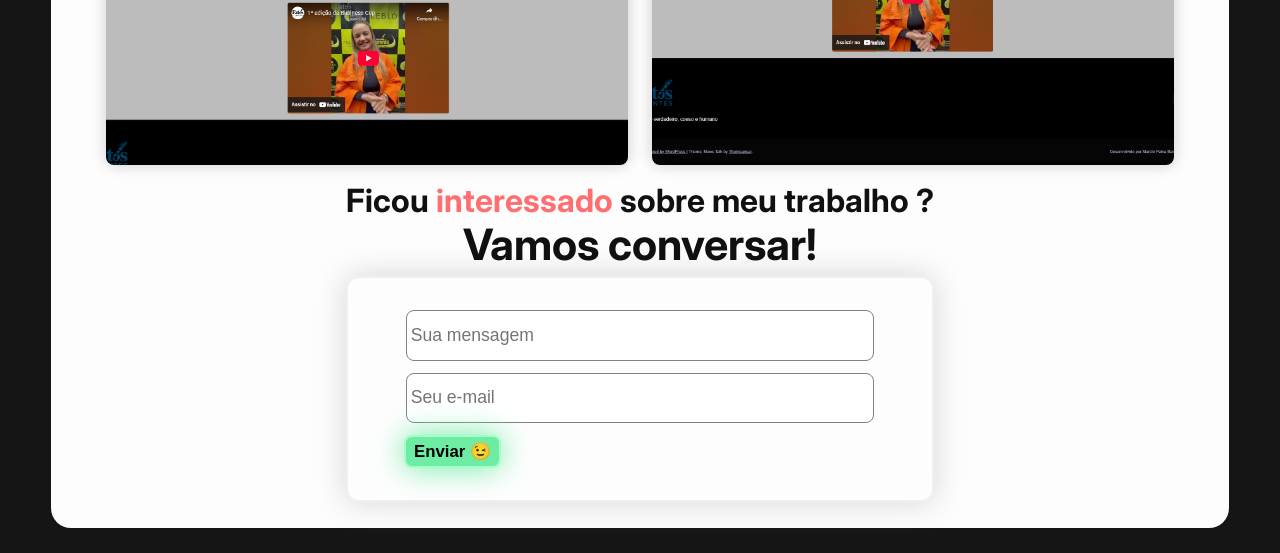
<file: src/experiencias/freelas/wordpress/fatosefontes.html>
<!DOCTYPE HTML>
<html lang="pt-br">
    <header>
        <meta charset="UTF-8">
        <meta name="viewport" content="width=device-width,initial-scale=1.0">
        <link rel="stylesheet" href="https://baronemarbles.github.io/Marbles.dev/src/css/experiencias.css">
        <link rel="preconnect" href="https://fonts.googleapis.com">
        <link rel="preconnect" href="https://fonts.gstatic.com" crossorigin>
        <link href="https://fonts.googleapis.com/css2?family=Inter:ital,opsz,wght@0,14..32,100..900;1,14..32,100..900&display=swap" rel="stylesheet">
        <title>Experiência->Fatos e Fontes</title>
    </header>
    <body>
        <div class="root">
            <div class="head-content">
                <a href="https://baronemarbles.github.io/Marbles.dev/index.html"><button class="botao-voltar">&#128072Voltar</button></a>

                <h1>Fatos e Fontes</h1>
                
                <div class="duracao-container">
                    <img src="https://baronemarbles.github.io/Marbles.dev/src/assets/calendarioSVG.svg" alt="imagem SVG de um calendário">
                    <h4>Abril 2025 - Presente</h4>
                </div>    

                <div class="badges-container d-flex">
                    <div class="first-row row d-flex">
                        <div class="badge" id="projeto-badge" style="--highlight:#c292ff">Projeto</div>
                        <div class="badge" id="wordpress-badge" style="--highlight:#a7acf9">Wordpress</div>
                        <div class="badge" id="freela-badge" style="--highlight:#a3a3a3">Freela</div>
                    </div>                
                </div>
            </div>
            <div class="recuo-padrao" id="descricao-section">
                <h3>História</h3>
    
                <p>Um grupo de jornalistas muito talentosos, apaixonados e determinados decidiram criar o próprio portal e empreender. Desde então tive a oportunidade de desenvolver o tema do site e auxiliar criação da identidade dele.</p>
                <br>
                <p>A ideia era que a partir de um tema de referência desenvolver um tema próprio e com a personalidade do <a href="https://fatosefontes.com.br/"><em>Fatos e Fontes(FF)</em></a>, bem como alinhar a identidade visual da marca.</p>
                <div class="container-identidades-visuais">
                    <img class="identidades-visuais"src="https://baronemarbles.github.io/Marbles.dev/src/assets/fatosefontes/fatosEFontesBannerYT.png" alt="Banner que fiz para o canal do Youtube do FF">
                    <small>Banner que fiz para o <a href="https://www.youtube.com/@sitefatosefontes">canal do Youtube</a></small>
                </div>
                <br>

                <h3>Desafios</h3>
                <p>Esse foi meu primeiro trabalho desenvolvendo com o Wordpress, apesar de já ter desenvolvido aplicações locais em PHP, precisei aprender as funções e seus parametros,hooks, estrutura de arquivos e design de sistema do WordPress.</p>
                <p>Também aprendi a criar post's e campos customizados, e os utilizar apropriadamente nas <em>WP_Queries. E para isso utilizei dos plug-ins:</em></p>
                <ul>
                    <li>Advanced Custom Fields</li>
                    <li >Custom Post Types UI</li>
                </ul>
            </div>

            <div id="fotos-section">
                
                <h3 class="recuo-padrao title-media-section">Fotos do site&#128247</h3>
    
                <div class="container-fotos-projeto d-grid" id="coletanea-fatosefontes">
                    <div class="grid-offset" id="left-side-grid">
    
                    </div>
                    
                    <div id="content-grid">
                        <div class="row d-flex" id="first-row">
                            <div class="container-foto" id="foto-1"><img src="https://baronemarbles.github.io/Marbles.dev/src/assets/fatosefontes/ff1.png" alt="imagem de uma seção do site do Fatos e Fontes"></div>
                            <div class="container-foto" id="foto-2"><img src="https://baronemarbles.github.io/Marbles.dev/src/assets/fatosefontes/ff2.png" alt="imagem de uma seção do site do Fatos e Fontes"></div>
                        </div>
    
                        <div class="row d-flex" id="second-row">
                            <div class="container-foto" id="foto-3"><img src="https://baronemarbles.github.io/Marbles.dev/src/assets/fatosefontes/ff3.png" alt="imagem de uma seção do site do Fatos e Fontes"></div>
                            <div class="container-foto" id="foto-4"><img src="https://baronemarbles.github.io/Marbles.dev/src/assets/fatosefontes/ff4.png" alt="imagem de uma seção do site do Fatos e Fontes"></div>
                        </div>
    
                        <div class="row d-flex" id="third-row">
                            <div class="container-foto" id="foto-5"><img src="https://baronemarbles.github.io/Marbles.dev/src/assets/fatosefontes/ff5.png" alt="imagem de uma seção do site do Fatos e Fontes"></div>
                            <div class="container-foto" id="foto-6"><img src="https://baronemarbles.github.io/Marbles.dev/src/assets/fatosefontes/ff6.png" alt="imagem de uma seção do site do Fatos e Fontes"></div>
                        </div>
                    </div>
    
                    <div class="grid-offset" id="right-side-grid"></div>
    
                </div>
            </div>

        

            <footer>
                <h2 class="titulos-secao" id="titulo-secao-email">Ficou <a>interessado</a> sobre meu trabalho ?</h2>
                <h2 class="titulos-secao" id="titulo-secao-email-destaque">Vamos conversar!</h2>
                <div class="form-container">
                    <form class=" formulario d-flex" action="https://formsubmit.co/5d43cd76a6474870756ec90a44165499" method="POST">
                        <input type="hidden" name="_subject" value="Novo envio do formulário do Portifolio!">
                        <input type="hidden" name="_blacklist" value="Sua conta foi suspensa/bloqueada. Clique aqui para atualizar,Verifique sua identidade agora ou perderá o acesso,Sua conta tem um login suspeito">
                        <input type="text" name="name" placeholder="Sua mensagem">
                        <input type="email" name="email" placeholder="Seu e-mail" required>
                        <button type="submit">Enviar &#128521</button>
                        <input type="hidden" name="_autoresponse" value="Obrigado por entrar em contato! Em breve o responderei.">
                        <input type="hidden" name="_next" value="http://127.0.0.1:5501/thx-page.html">
                    </form> 
                </div>
            </footer>
        </div>
    </body>
    

    <script src="https://baronemarbles.github.io/Marbles.dev/src/js/fatosefontes.js"></script>
</html>
</file>
